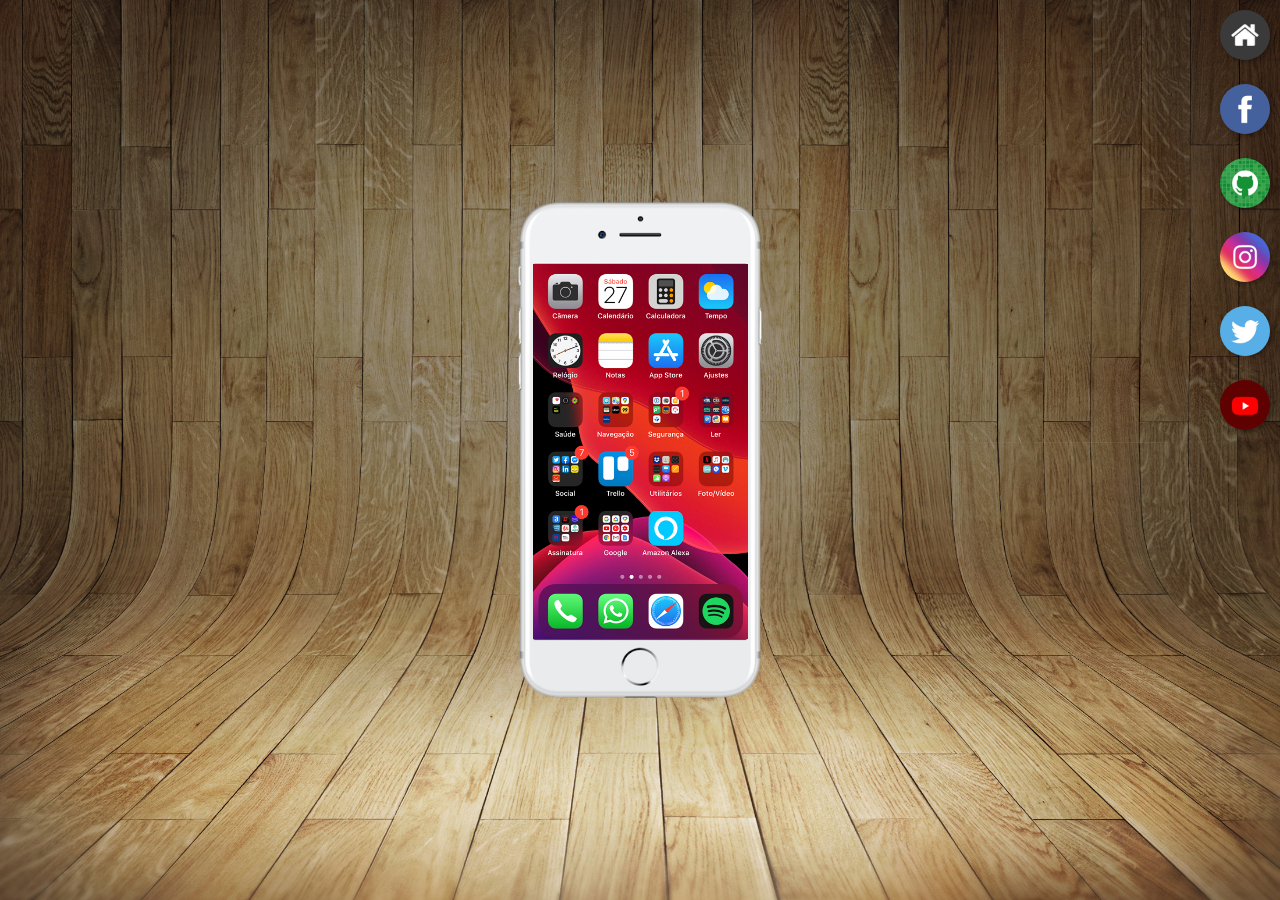
<file: index.html>
<!DOCTYPE html>
<html lang="pt-br">
<head>
    <meta charset="UTF-8">
    <meta name="viewport" content="width=device-width, initial-scale=1.0">
    <title>Projeto Social</title>
    <link rel="stylesheet" href="estilos/style.css">
    <link rel="shortcut icon" href="favicon.ico" type="image/x-icon">
</head>
<body>
    <main>
        <section id="telefone">
            <iframe name="tela" id="tela" src="paginas/home.html" frameborder="0">
                Navegador não é compatível
            </iframe>
        </section>
        <section id="redes-sociais">
            <a href="paginas/home.html" target="tela"><img src="imagens/logo-home.jpg" alt=""></a> <br>

            <a href="paginas/facebook.html" target="tela"><img src="imagens/logo-facebook.jpg" alt=""></a> <br>

            <a href="paginas/github.html" target="tela"><img src="imagens/logo-github.jpg" alt=""></a> <br>

            <a href="paginas/instagram.html" target="tela"><img src="imagens/logo-instagram.jpg" alt=""></a> <br>

            <a href="paginas/twitter.html" target="tela"><img src="imagens/logo-twitter.jpg" alt=""></a> <br>

            <a href="paginas/youtube.html" target="tela"><img src="imagens/logo-youtube.jpg" alt=""></a>

        </section>
    </main>
</body>
</html>
</file>
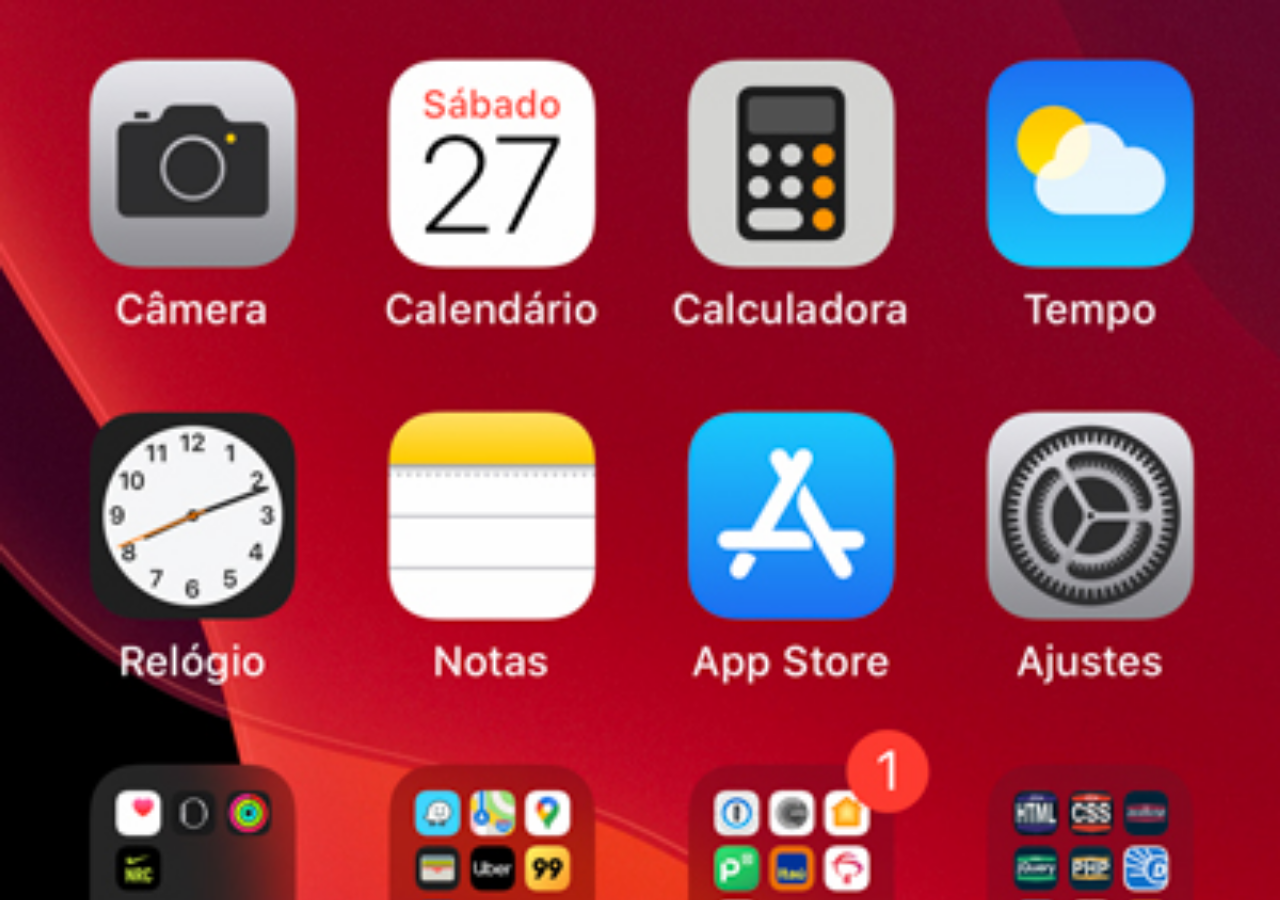
<file: home.html>
<!DOCTYPE html>
<html lang="pt-br">
<head>
    <meta charset="UTF-8">
    <meta name="viewport" content="width=device-width, initial-scale=1.0">
    <title>Home</title>
    <style>
        * {
            margin: 0px;
            padding: 0px;
        }

        body {
            width: 100vw;
            height: 100vh;
            background: black url(imagens/tela-home.jpg);
            background-position: top center;
            background-repeat: no-repeat;
            background-size: cover;
        }
    </style>
</head>
<body>
    
</body>
</html>
</file>
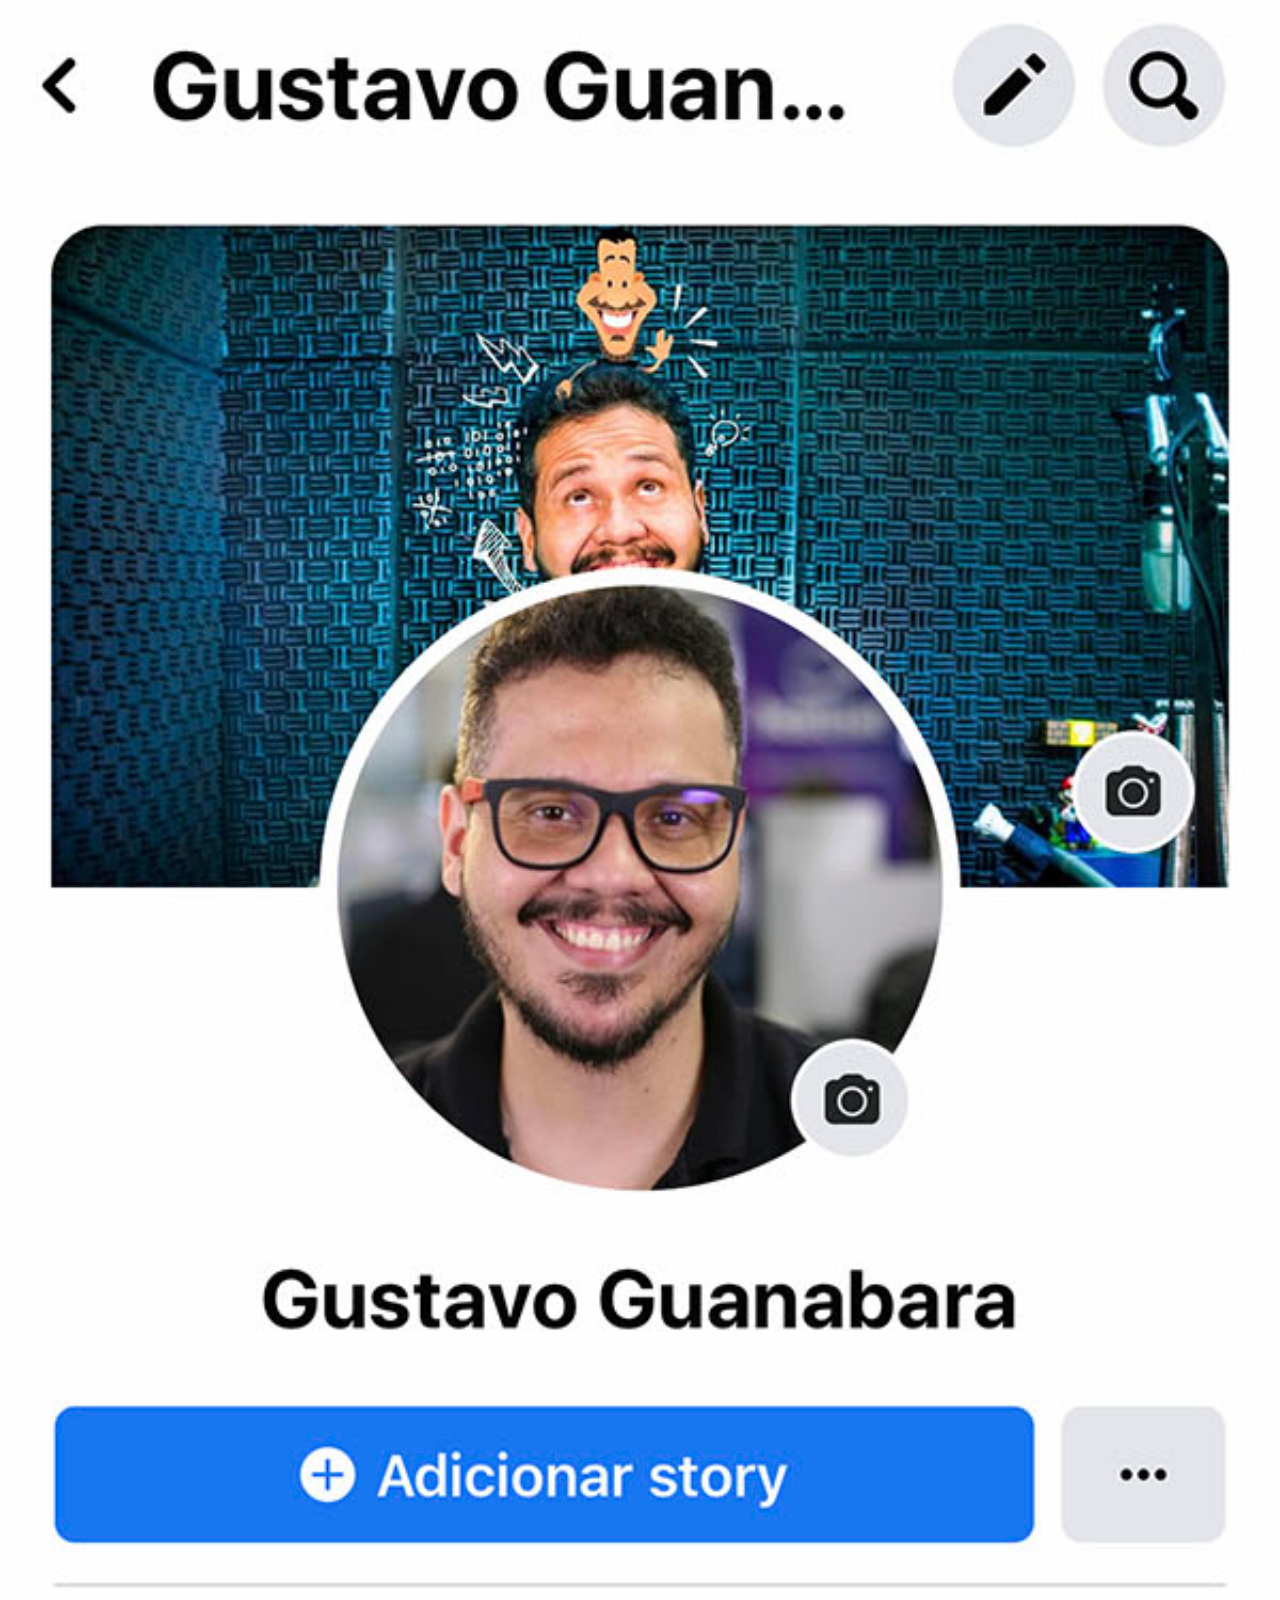
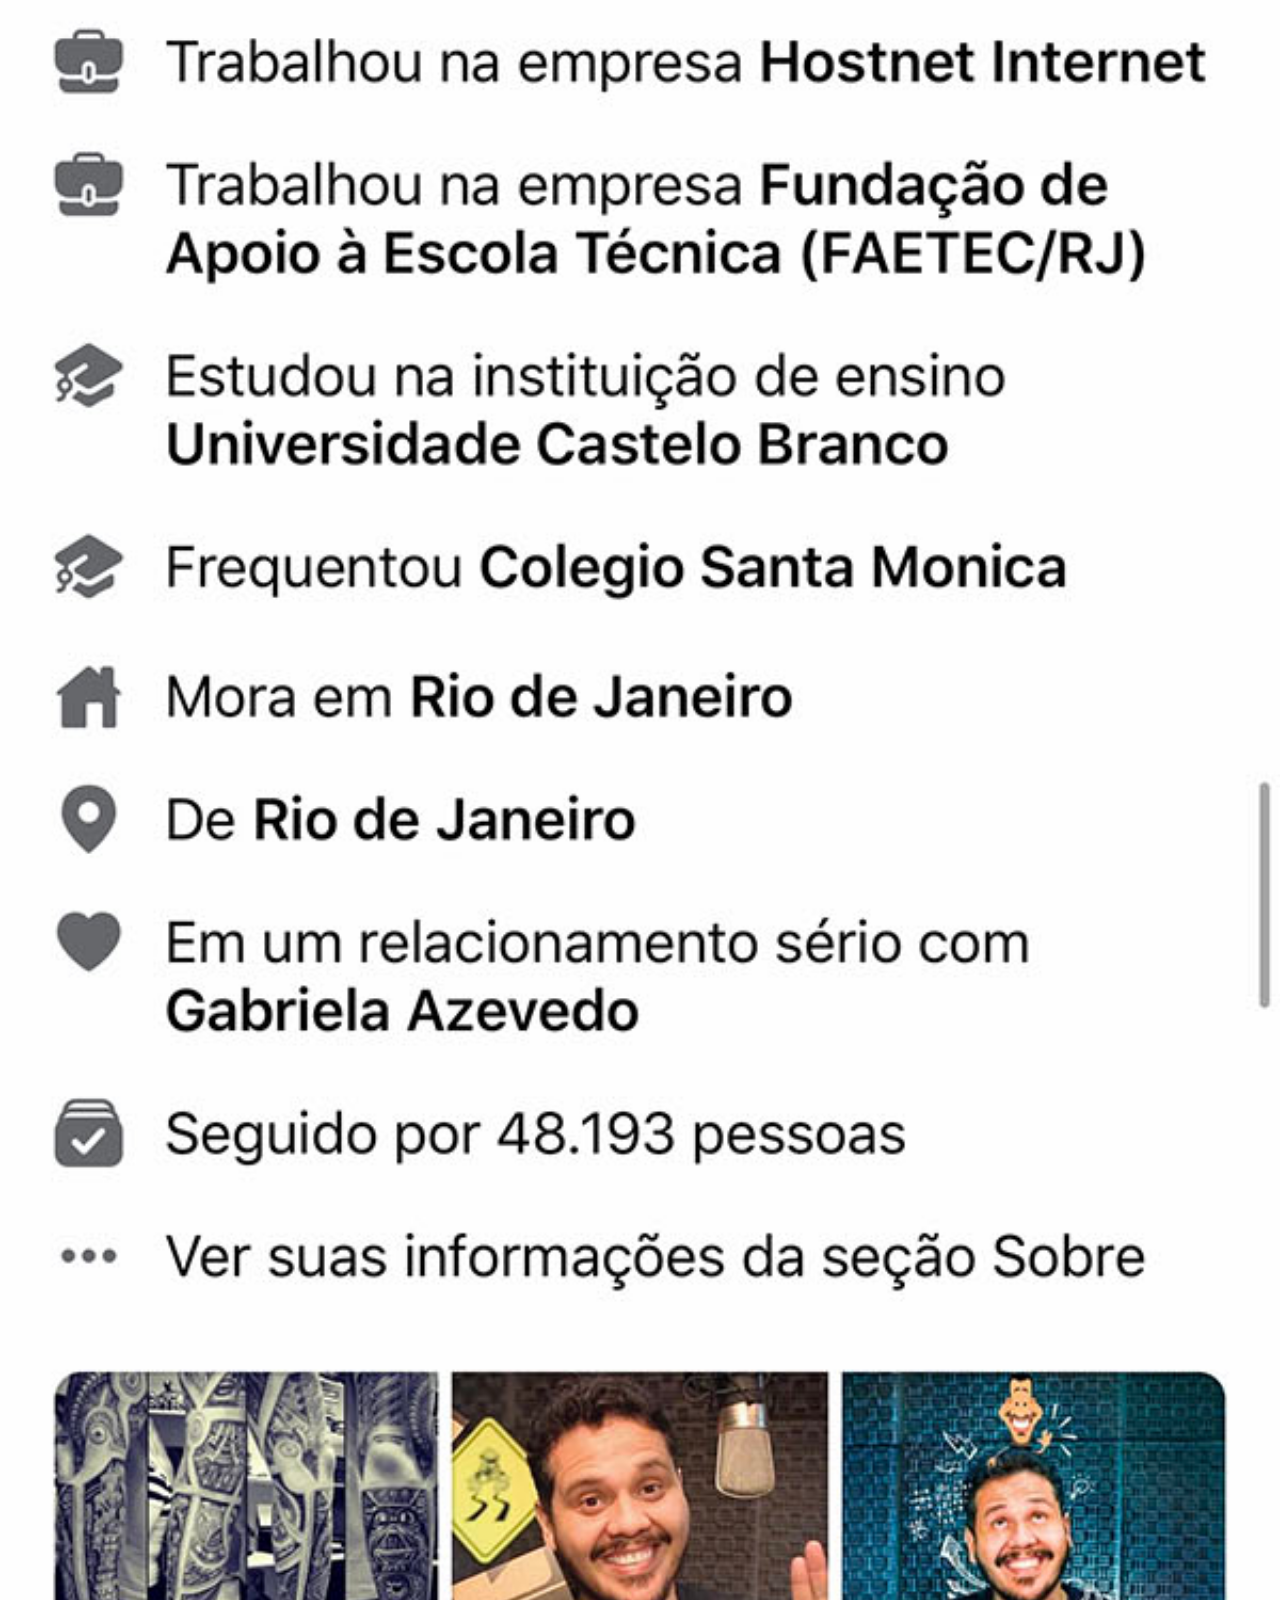
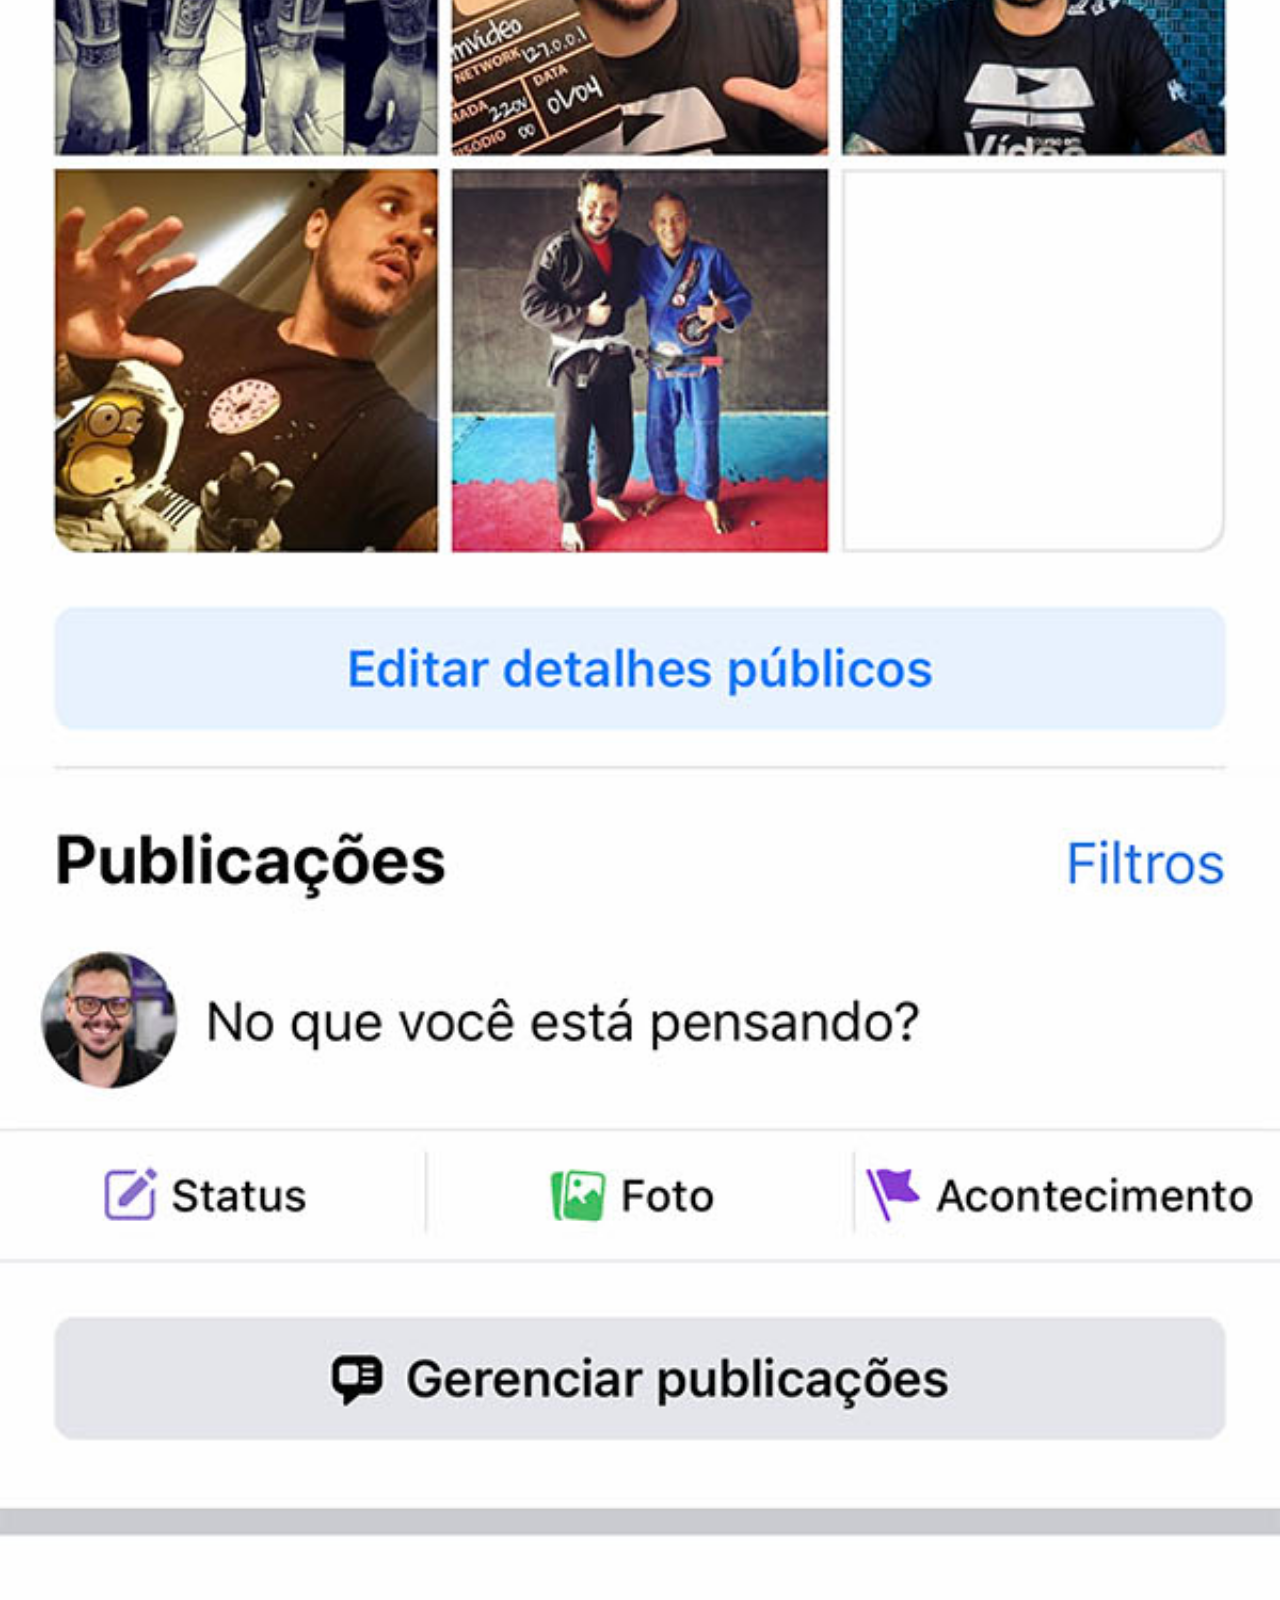
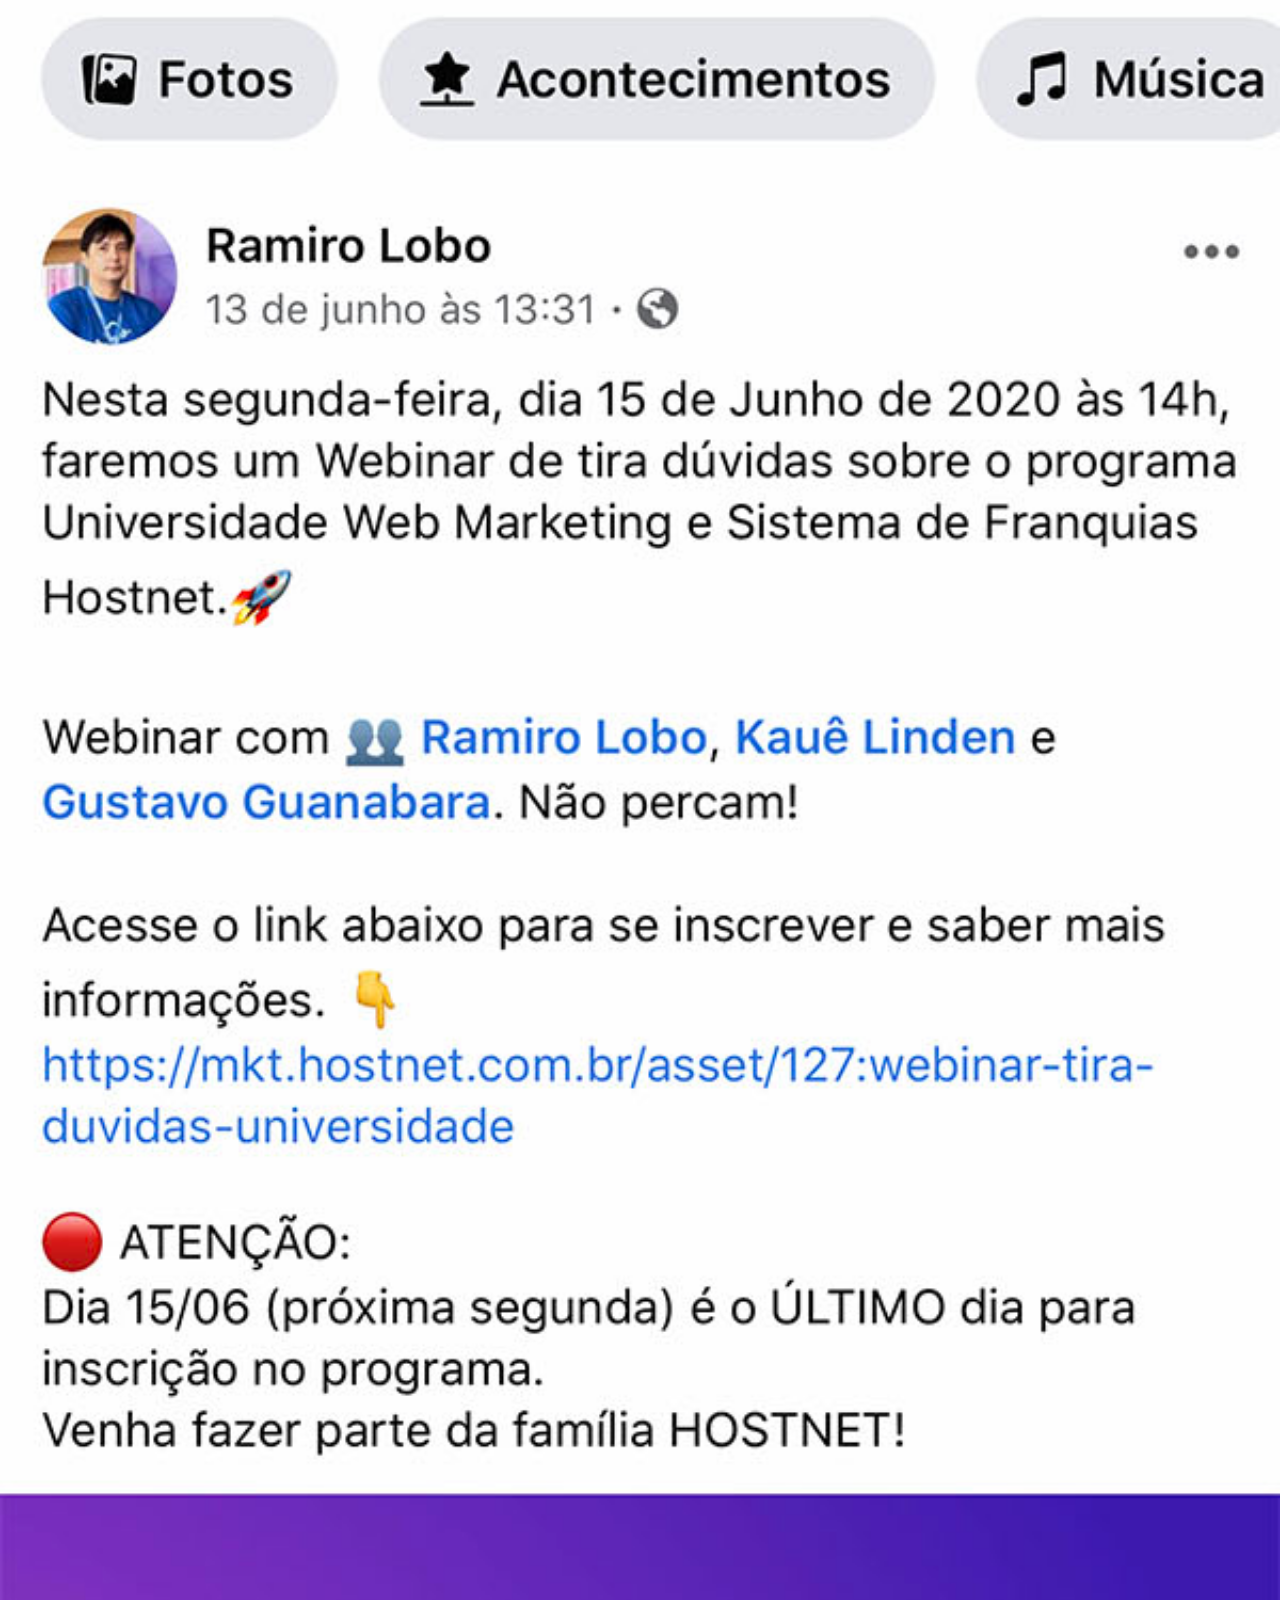
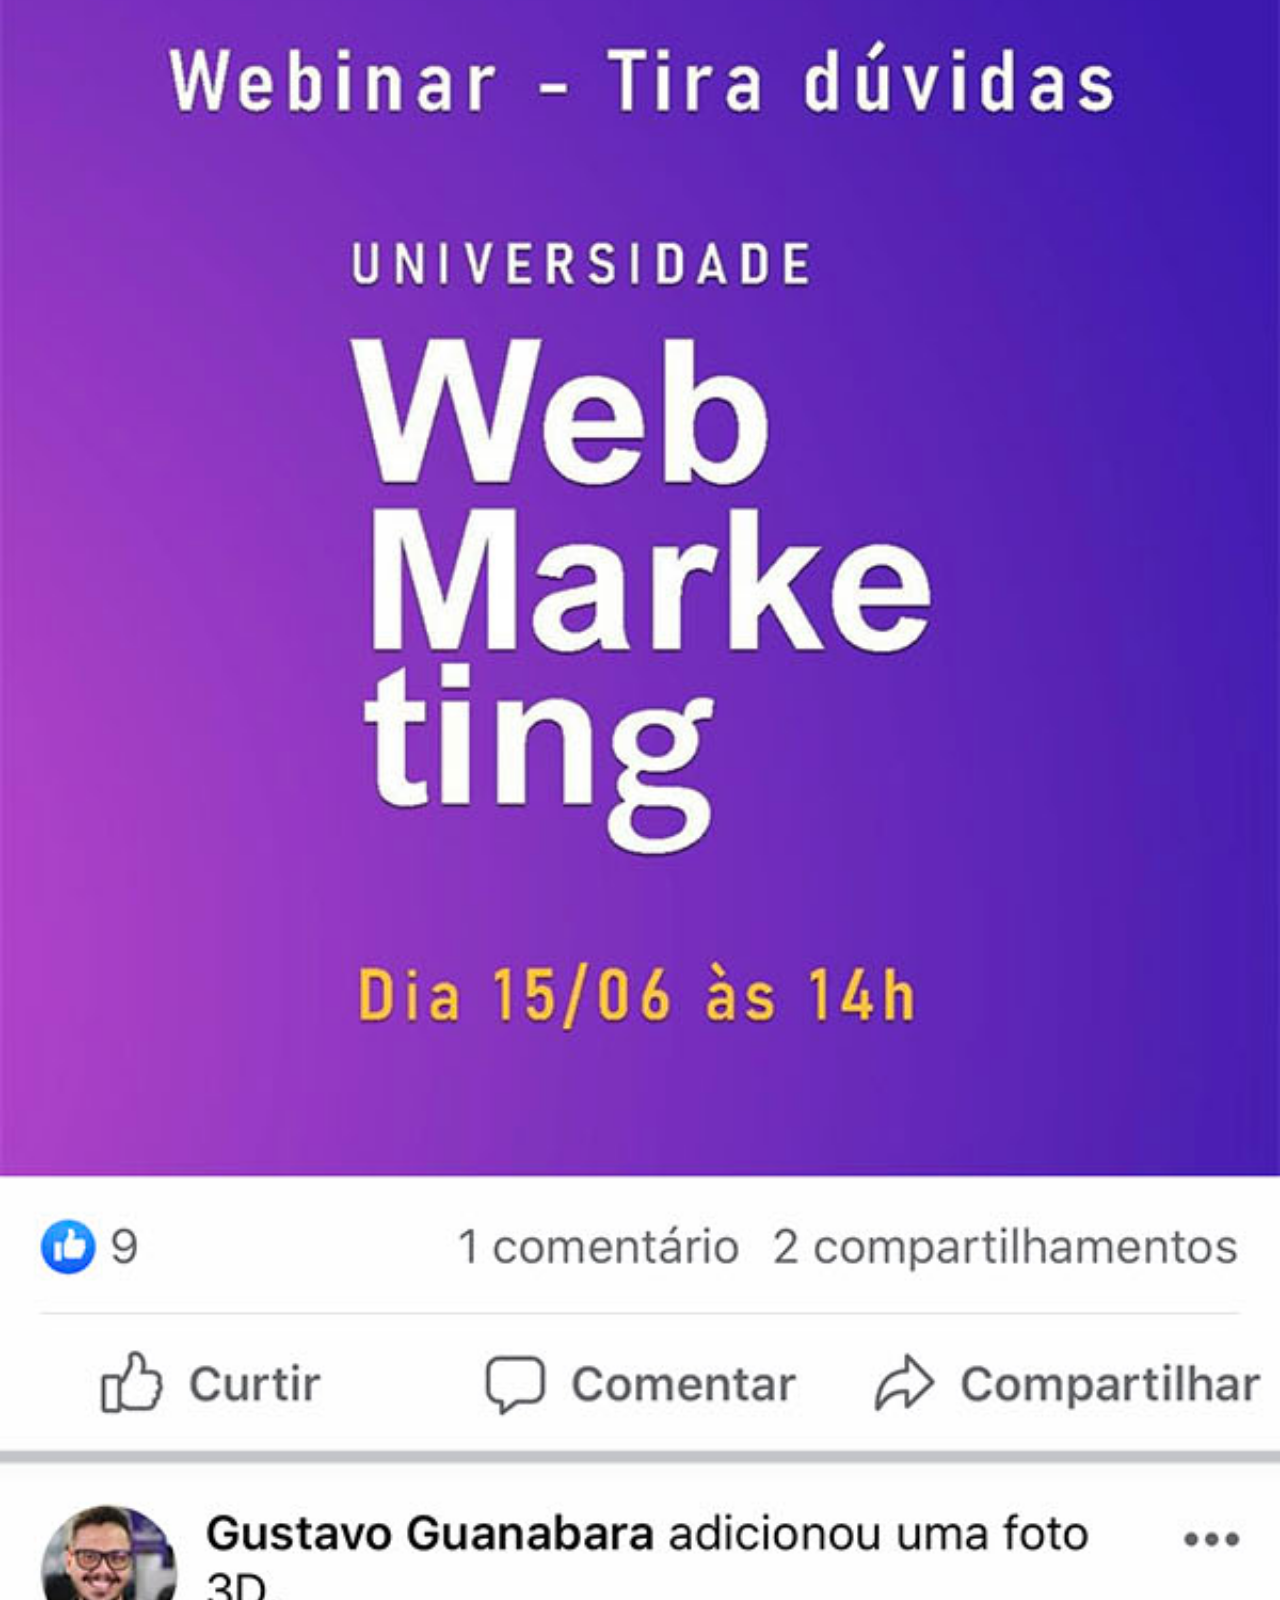
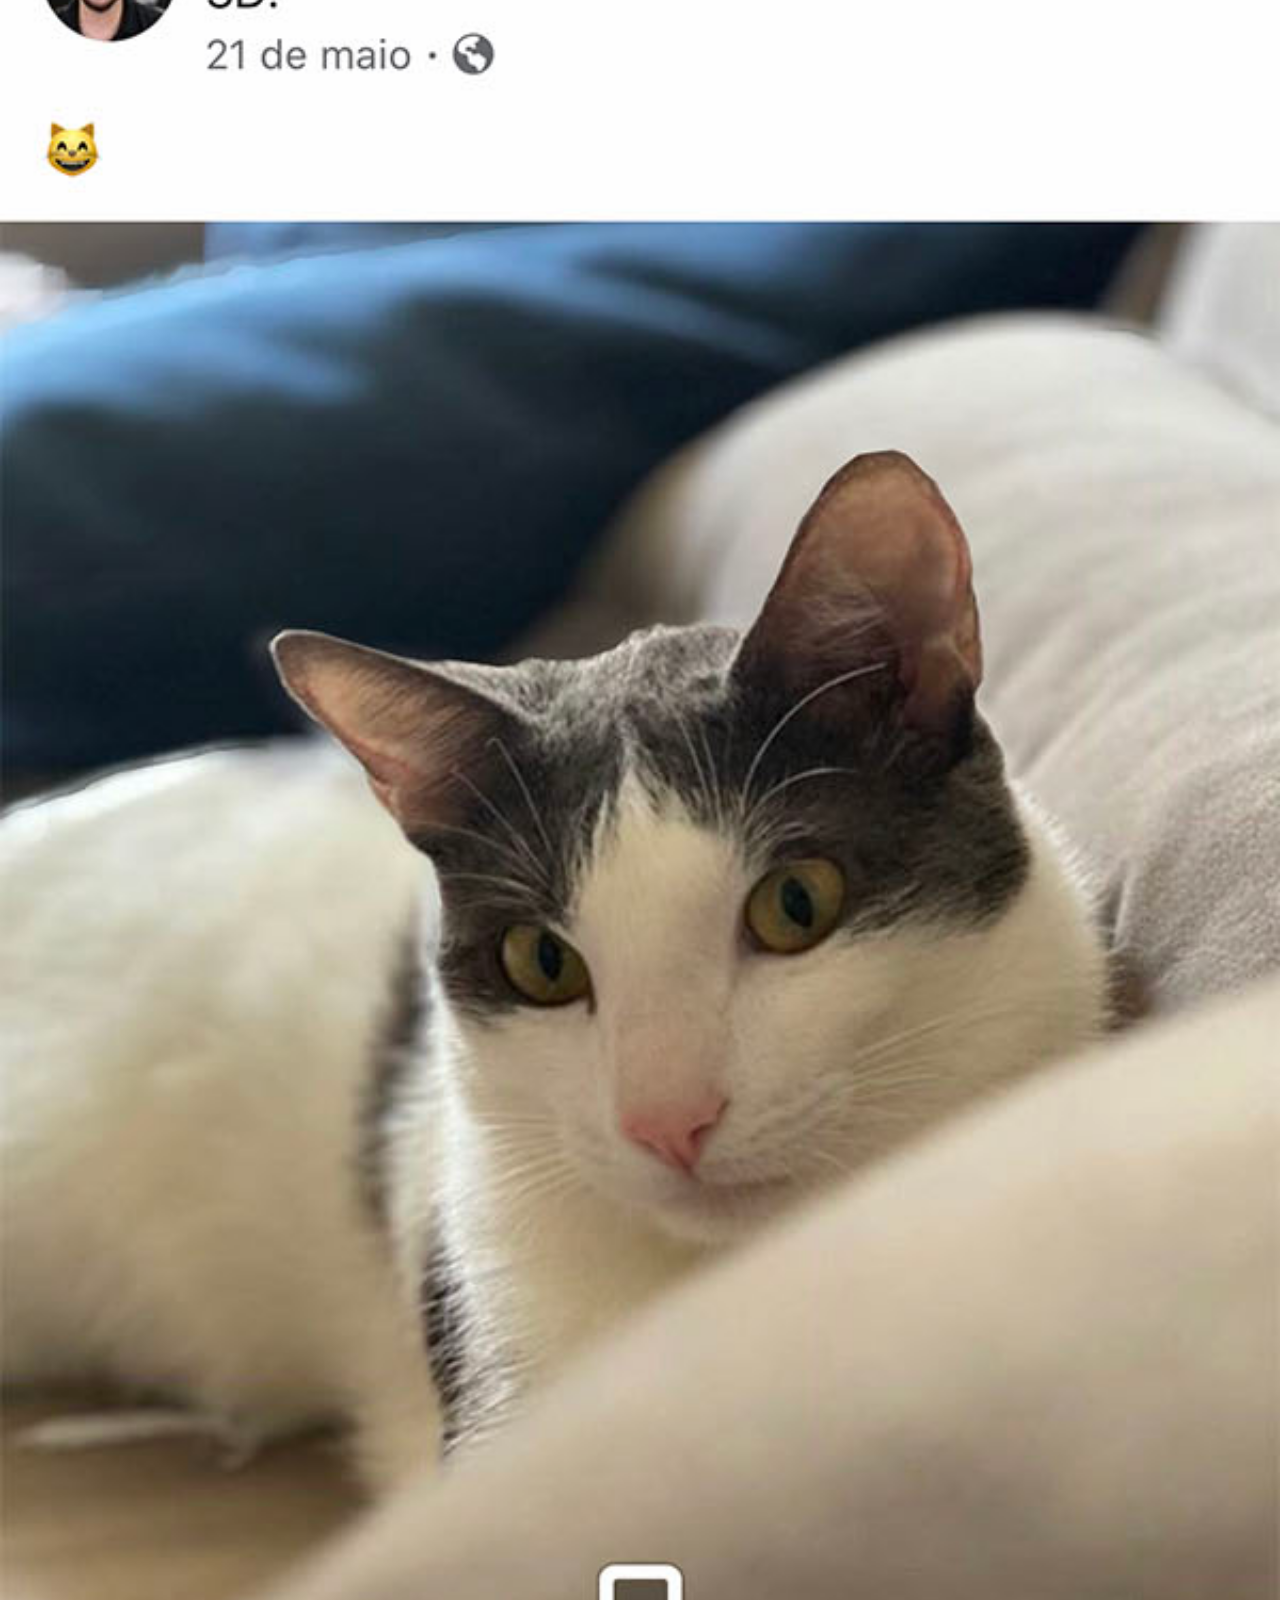
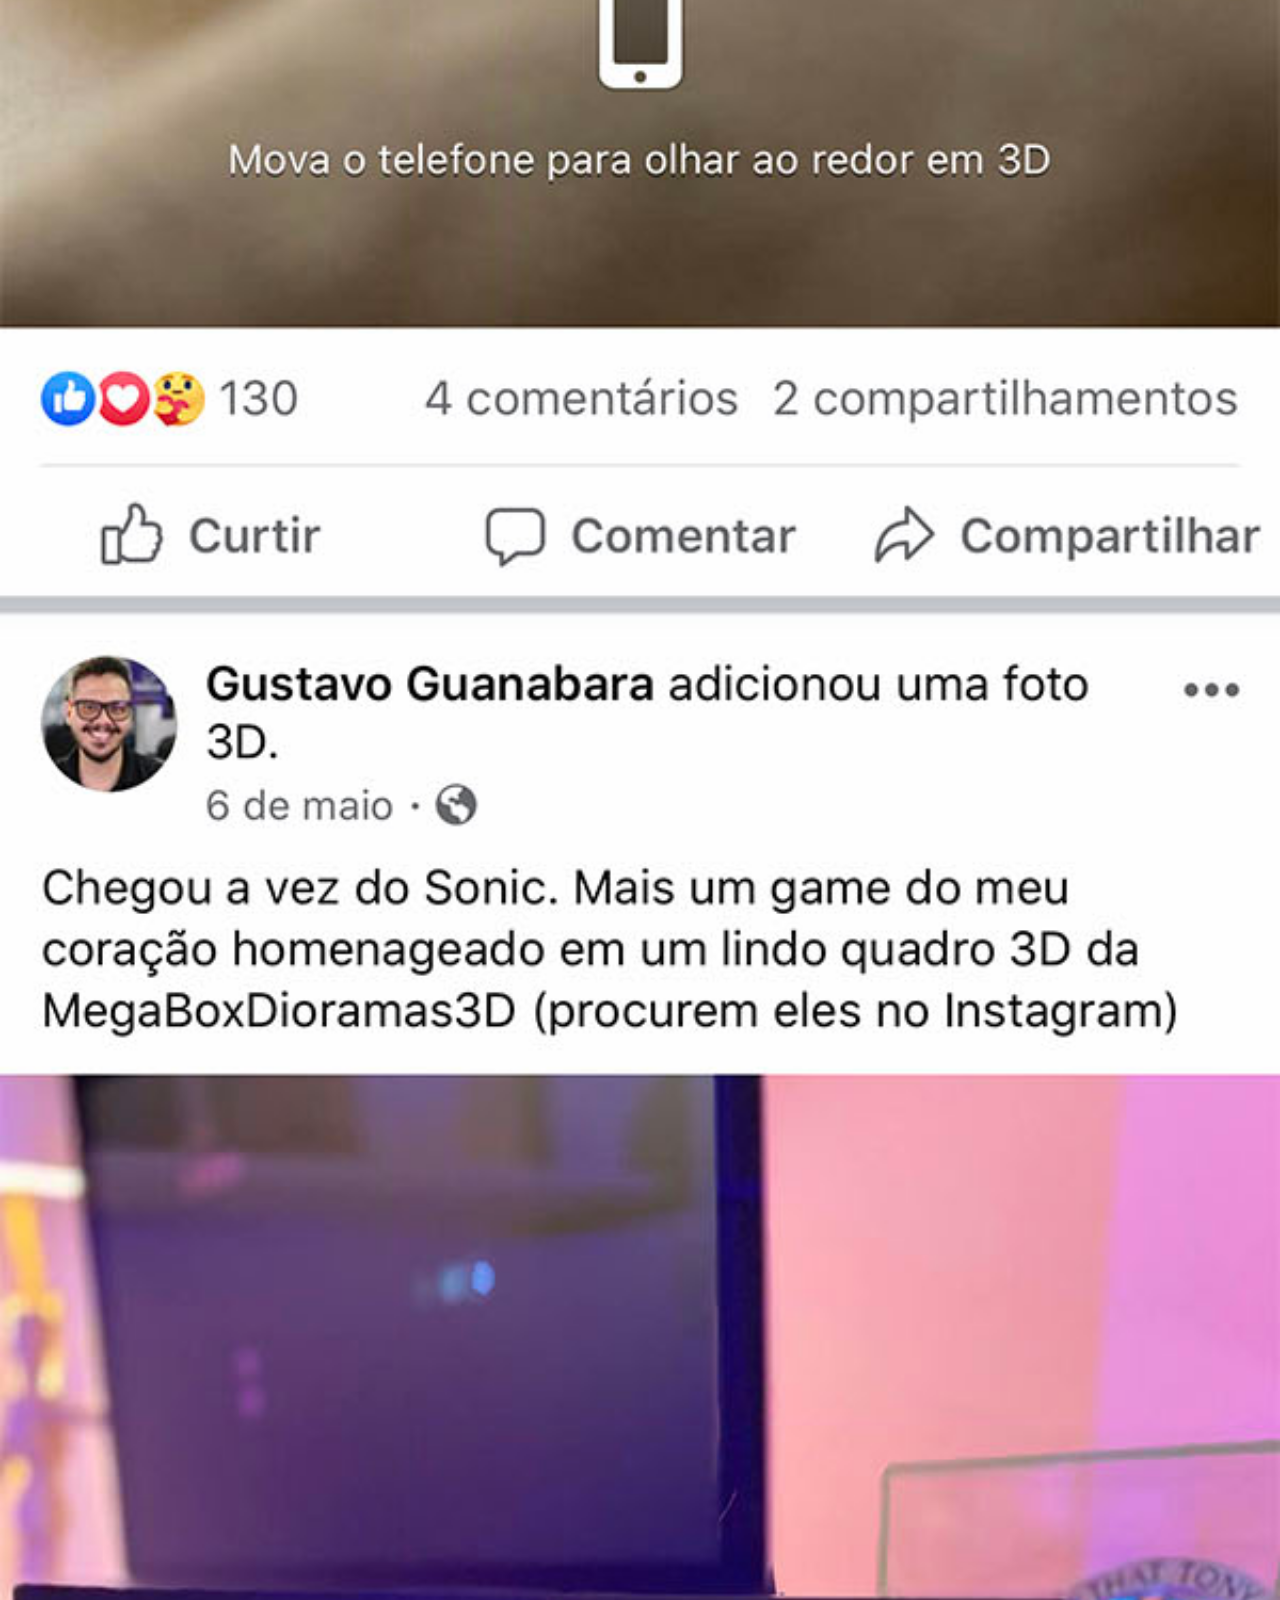
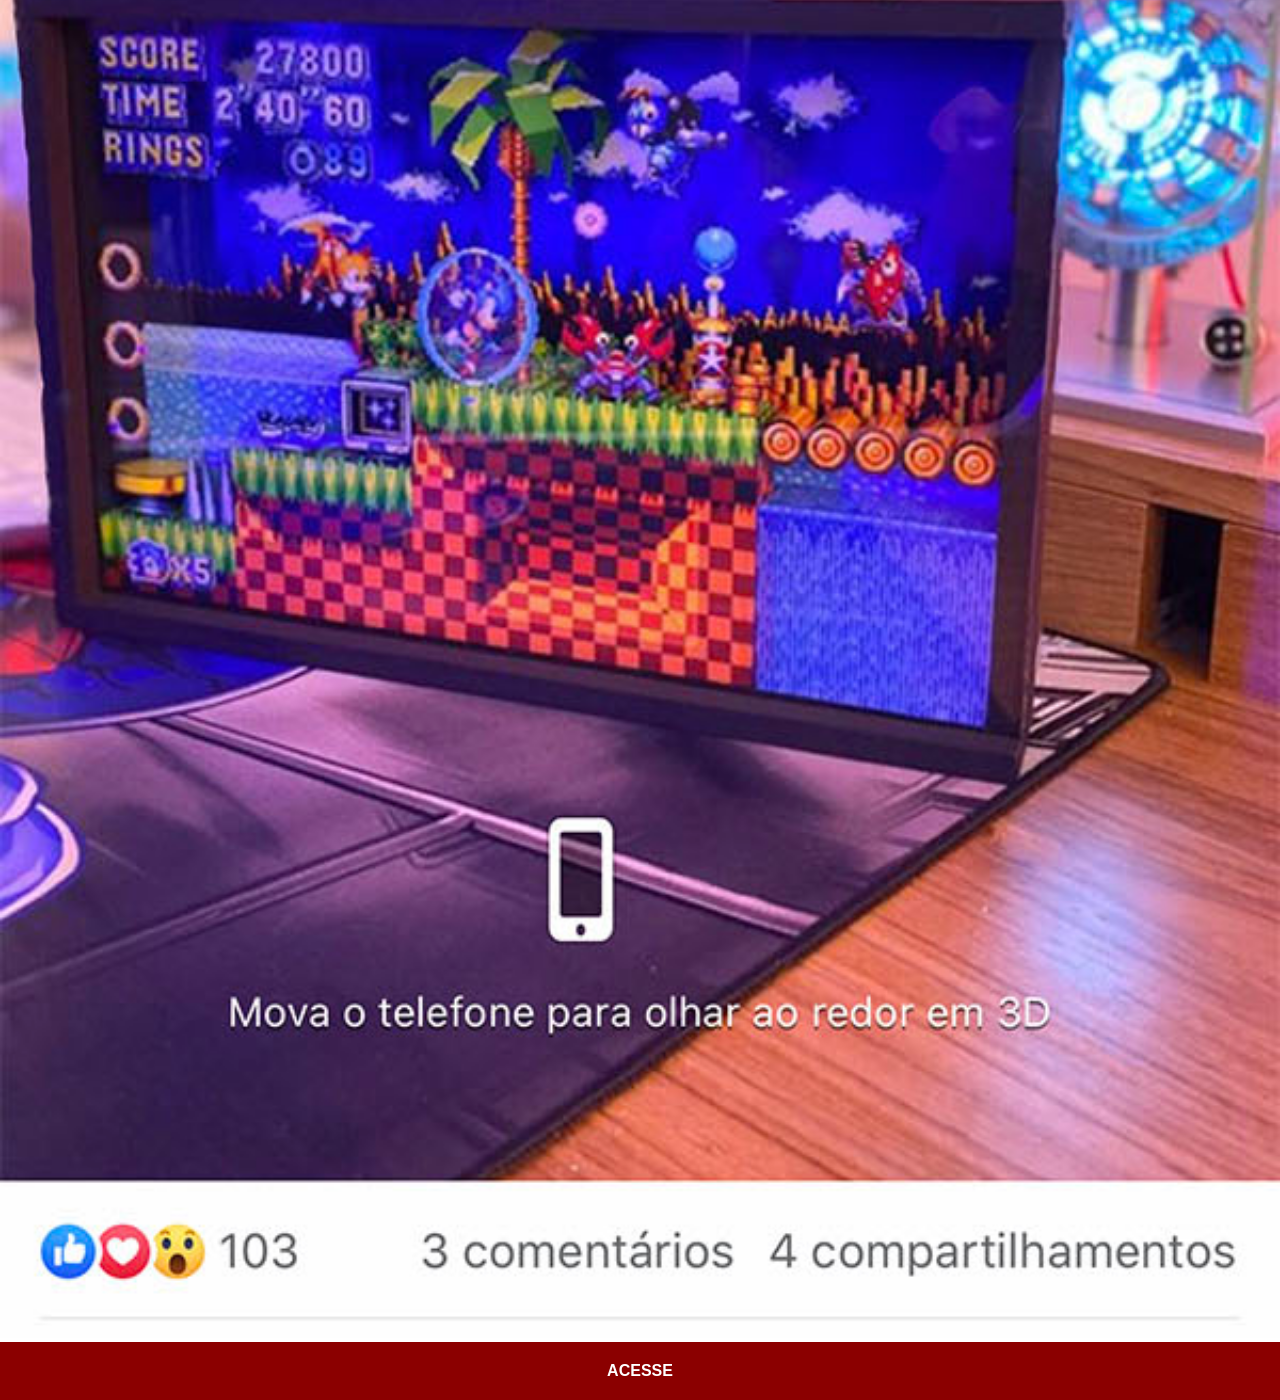
<file: paginas/facebook.html>
<!DOCTYPE html>
<html lang="pt-br">
<head>
    <meta charset="UTF-8">
    <meta name="viewport" content="width=device-width, initial-scale=1.0">
    <title>Facebook</title>
    <link rel="stylesheet" href="../estilos/social.css">
</head>
<body>
    <img src="../imagens/tela-facebook.jpg" alt="">

    <a href="https://www.facebook.com/gustavoguanabara/?locale=pt_BR" target="_blank">
        Acesse
    </a>
</body>
</html>
</file>
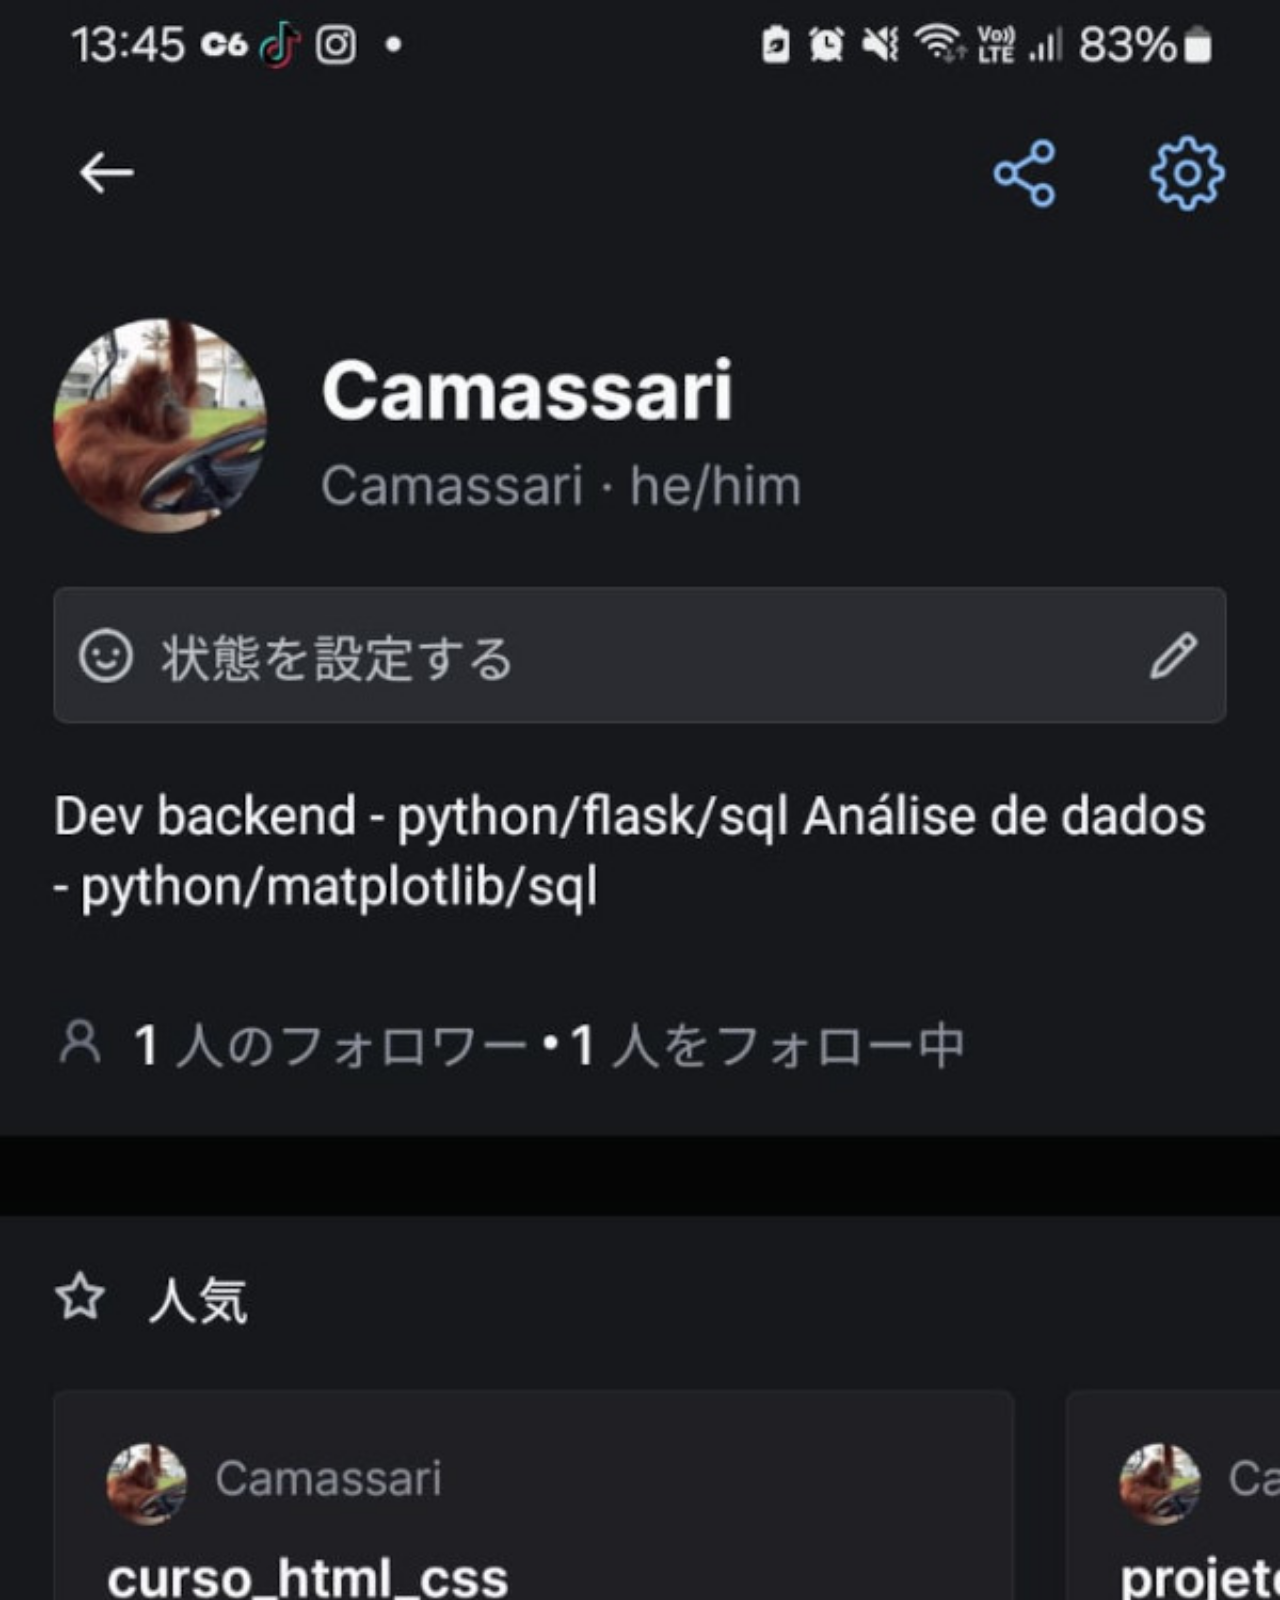
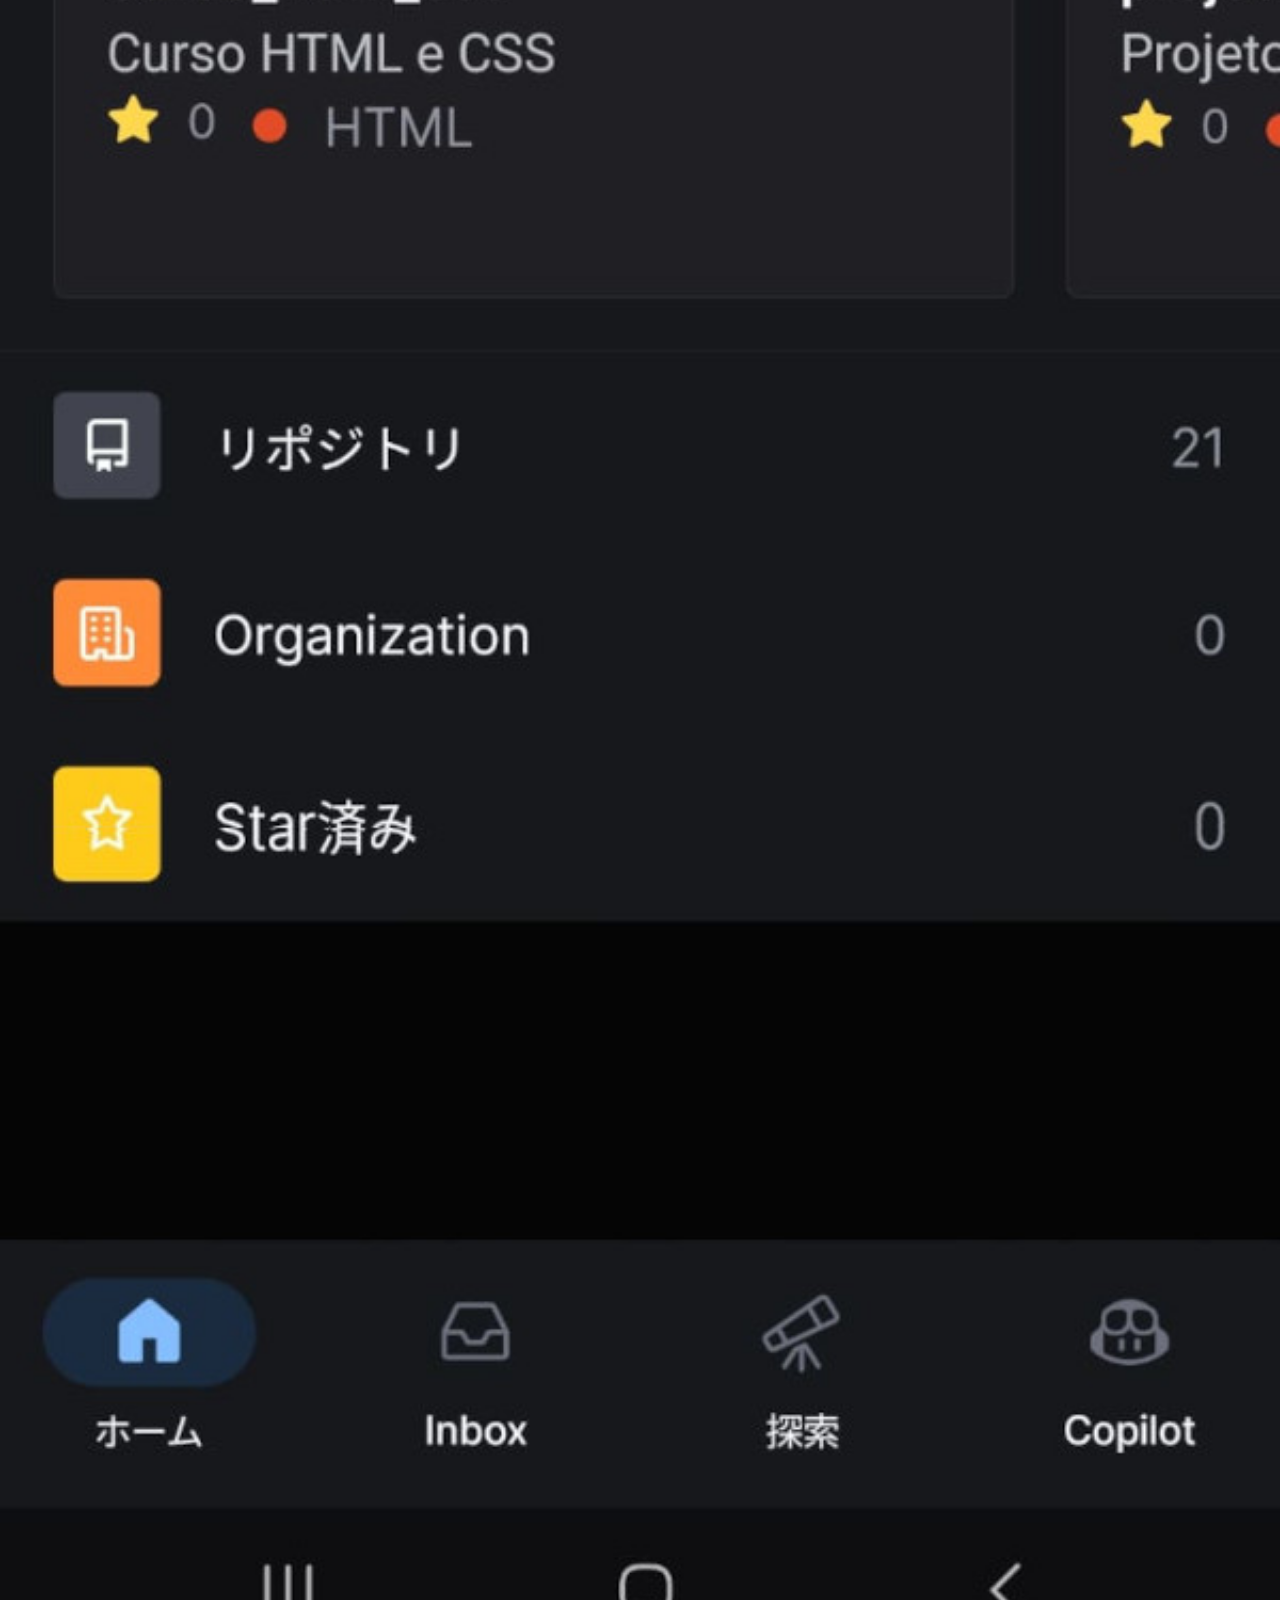
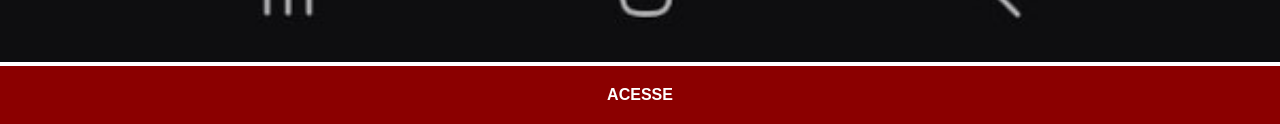
<file: paginas/github.html>
<!DOCTYPE html>
<html lang="en">
<head>
    <meta charset="UTF-8">
    <meta name="viewport" content="width=device-width, initial-scale=1.0">
    <title>Document</title>
    <link rel="stylesheet" href="../estilos/social.css">
</head>
<body>
    <img src="../imagens/tela-github-enzo.jpeg" alt="">
    <a href="https://github.com/gustavoguanabara" target="_blank">Acesse</a>
</body>
</html>
</file>
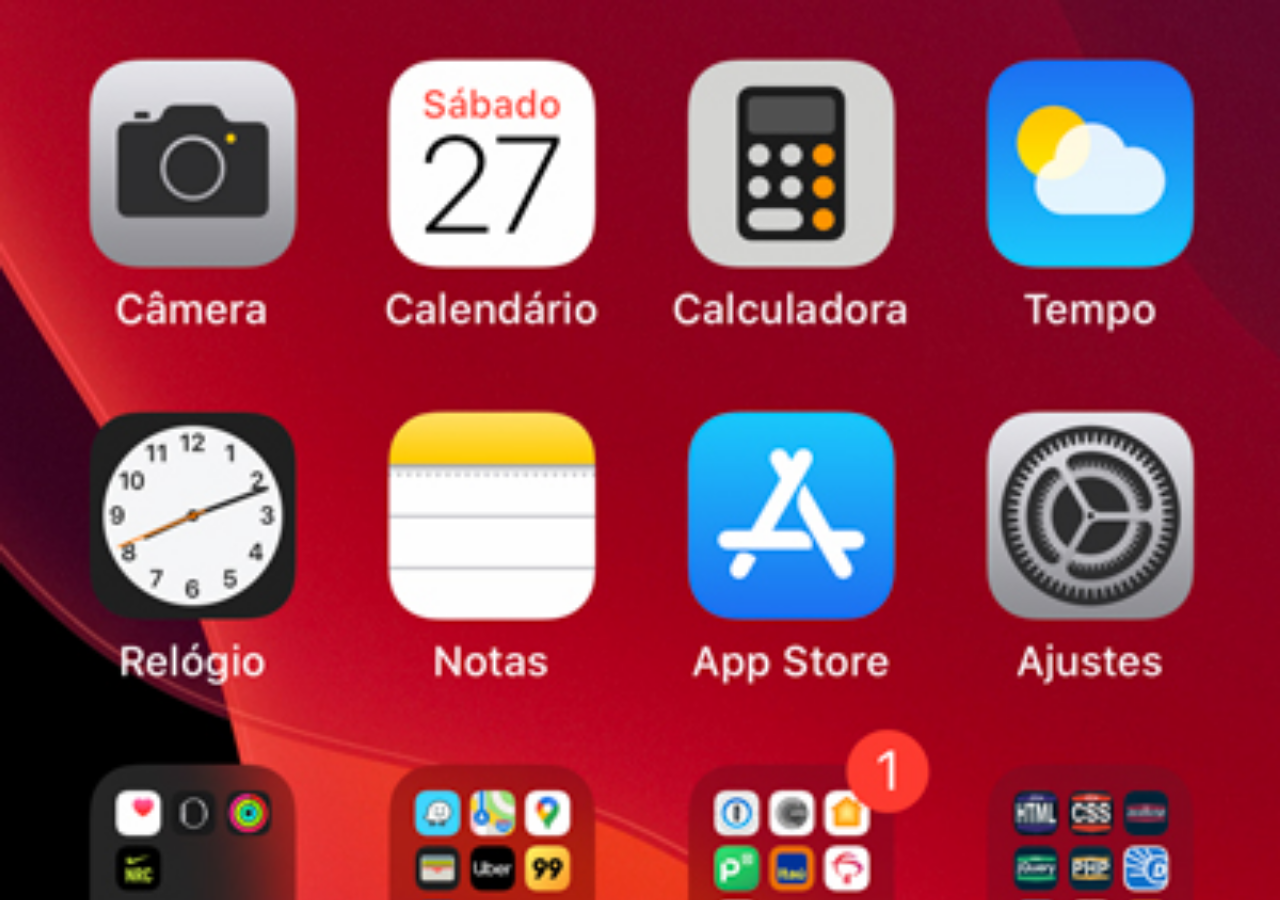
<file: paginas/home.html>
<!DOCTYPE html>
<html lang="pt-br">
<head>
    <meta charset="UTF-8">
    <meta name="viewport" content="width=device-width, initial-scale=1.0">
    <title>Home</title>
    <style>
        * {
            margin: 0px;
            padding: 0px;
        }

        body {
            width: 100vw;
            height: 100vh;
            background: black url(../imagens/tela-home.jpg);
            background-position: top center;
            background-repeat: no-repeat;
            background-size: cover;
        }
    </style>
</head>
<body>
    
</body>
</html>
</file>
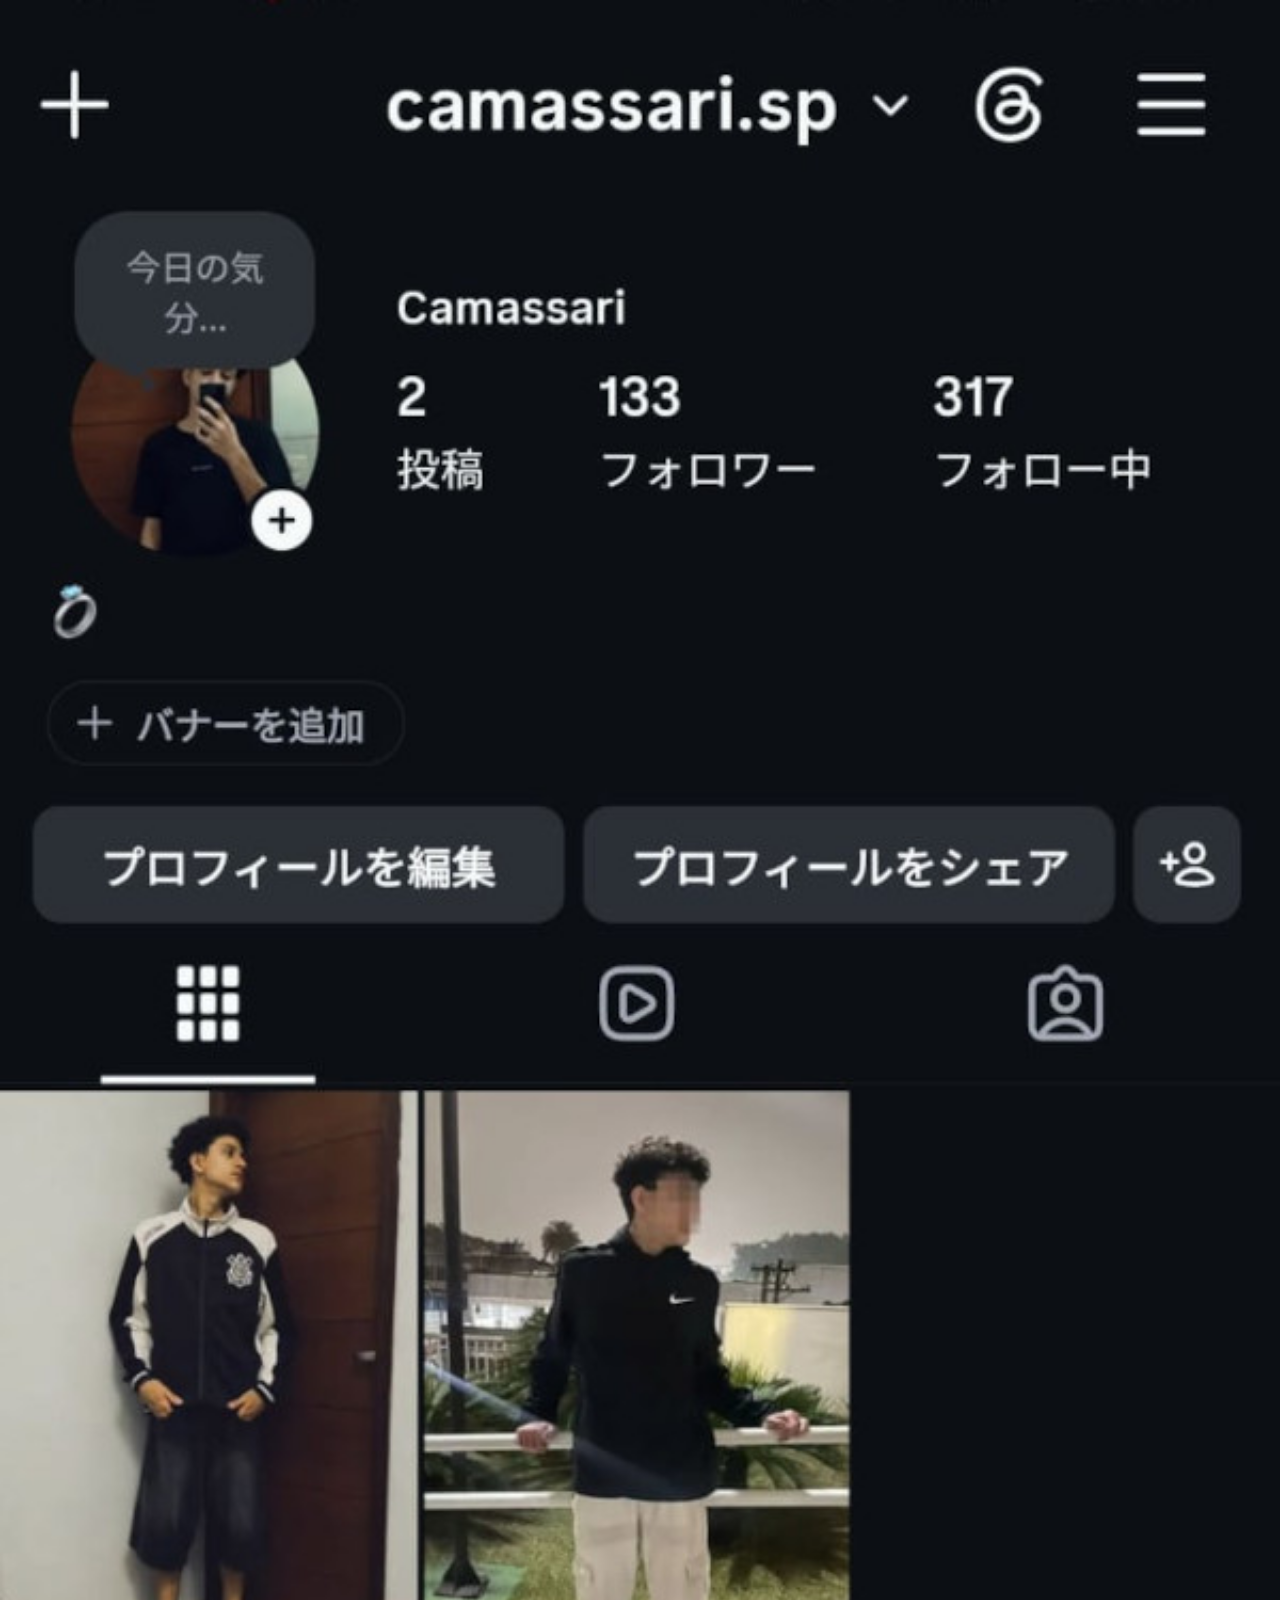
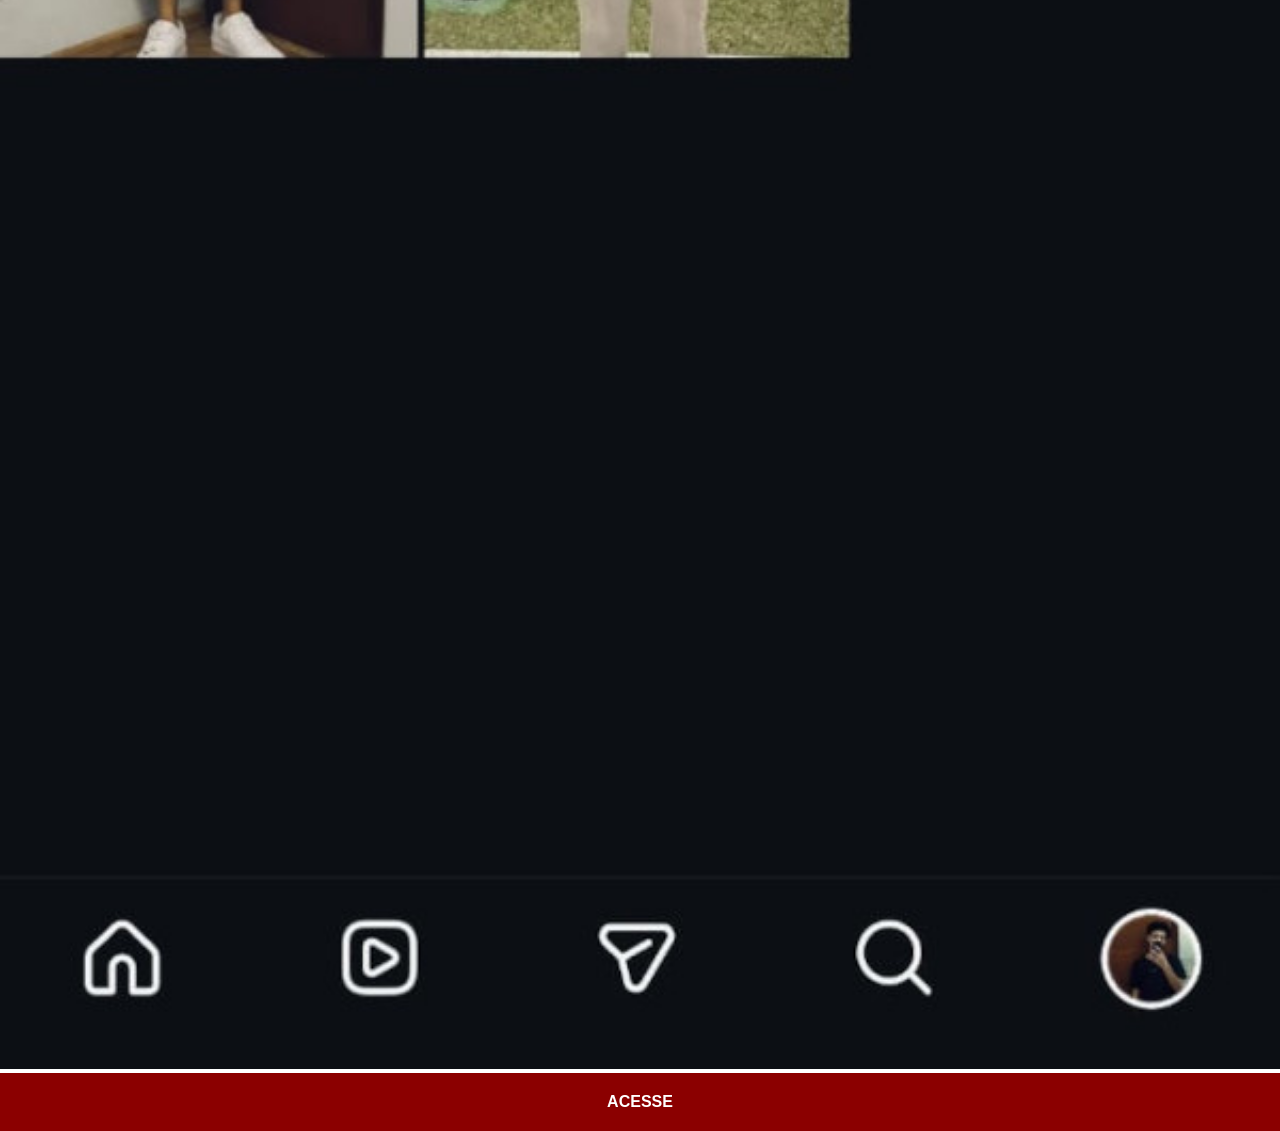
<file: paginas/instagram.html>
<!DOCTYPE html>
<html lang="pt-br">
<head>
    <meta charset="UTF-8">
    <meta name="viewport" content="width=device-width, initial-scale=1.0">
    <title>Instagram</title>
    <link rel="stylesheet" href="../estilos/social.css">
</head>
<body>
    <img src="../imagens/tela-instagram-enzo.jpeg" alt="">
    <a href="https://www.instagram.com/gustavoguanabara/" target="_blank">
        ACESSE
    </a>
</body>
</html>
</file>
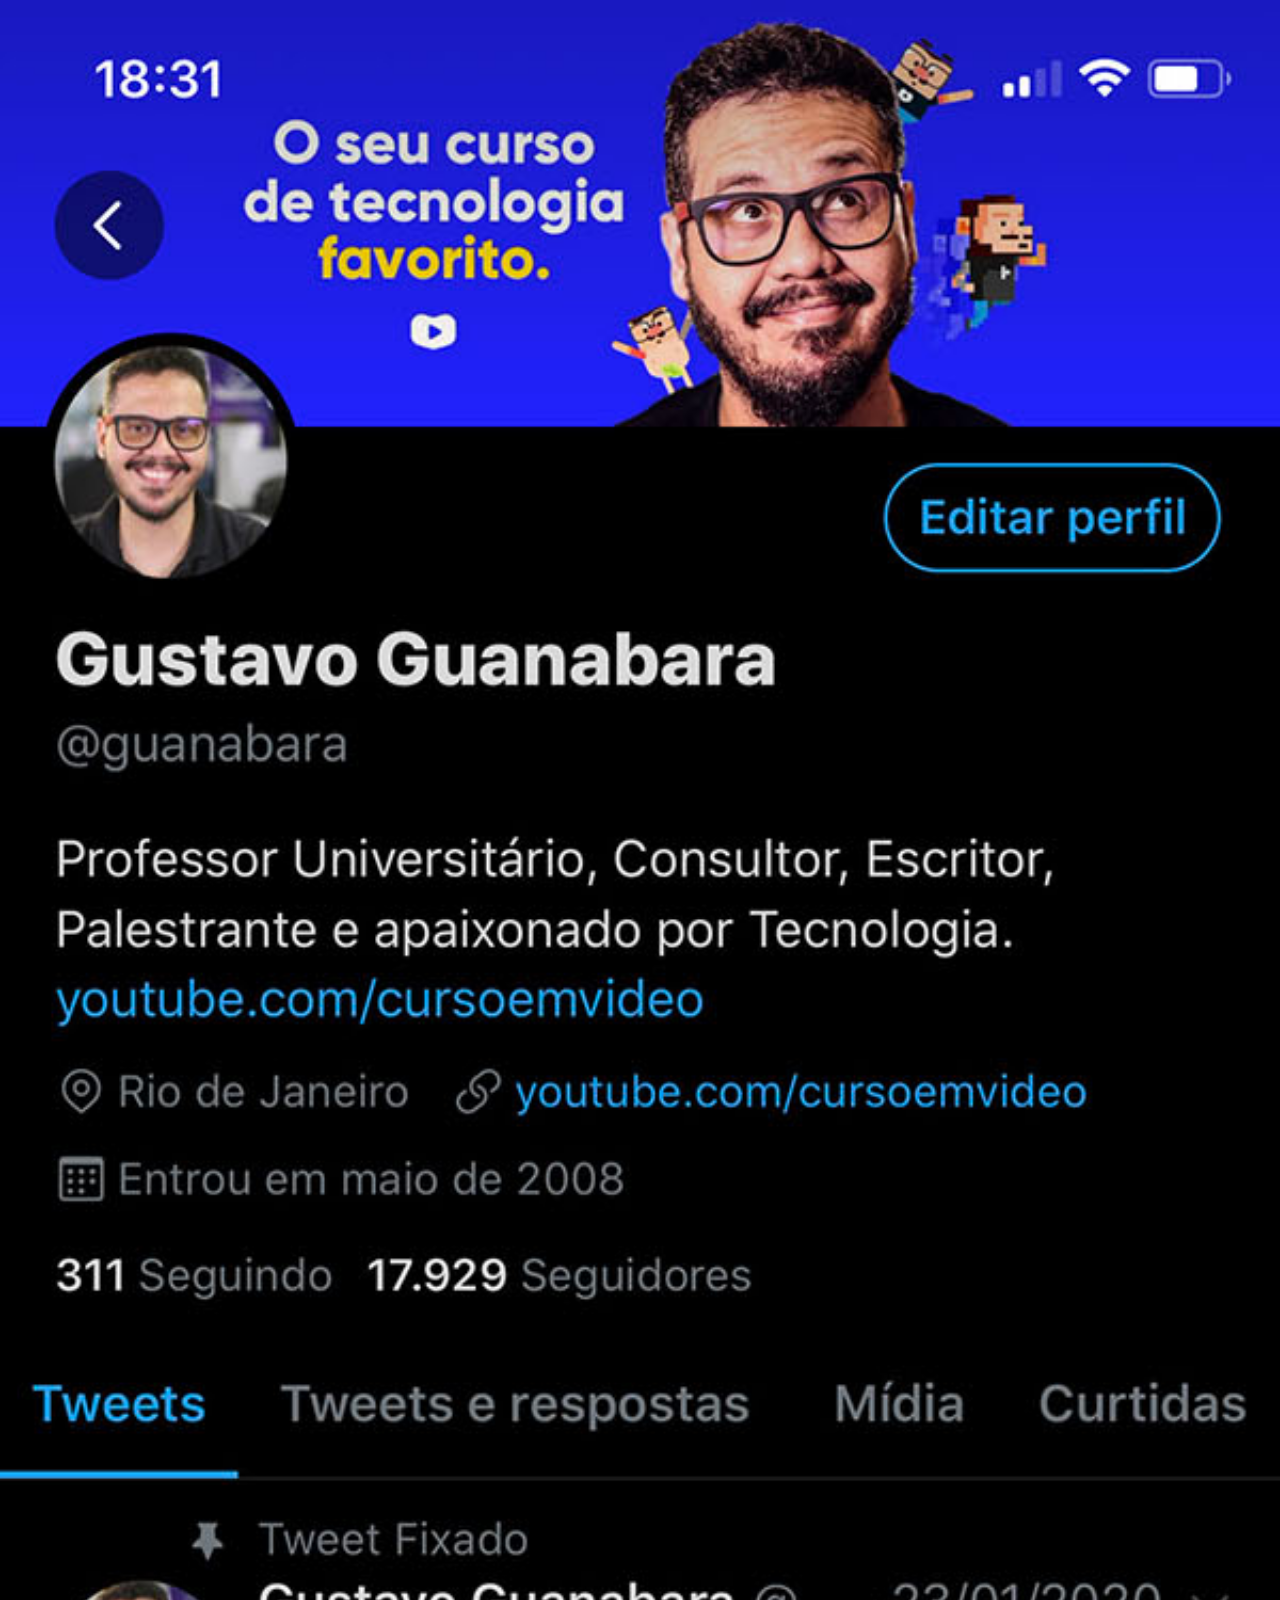
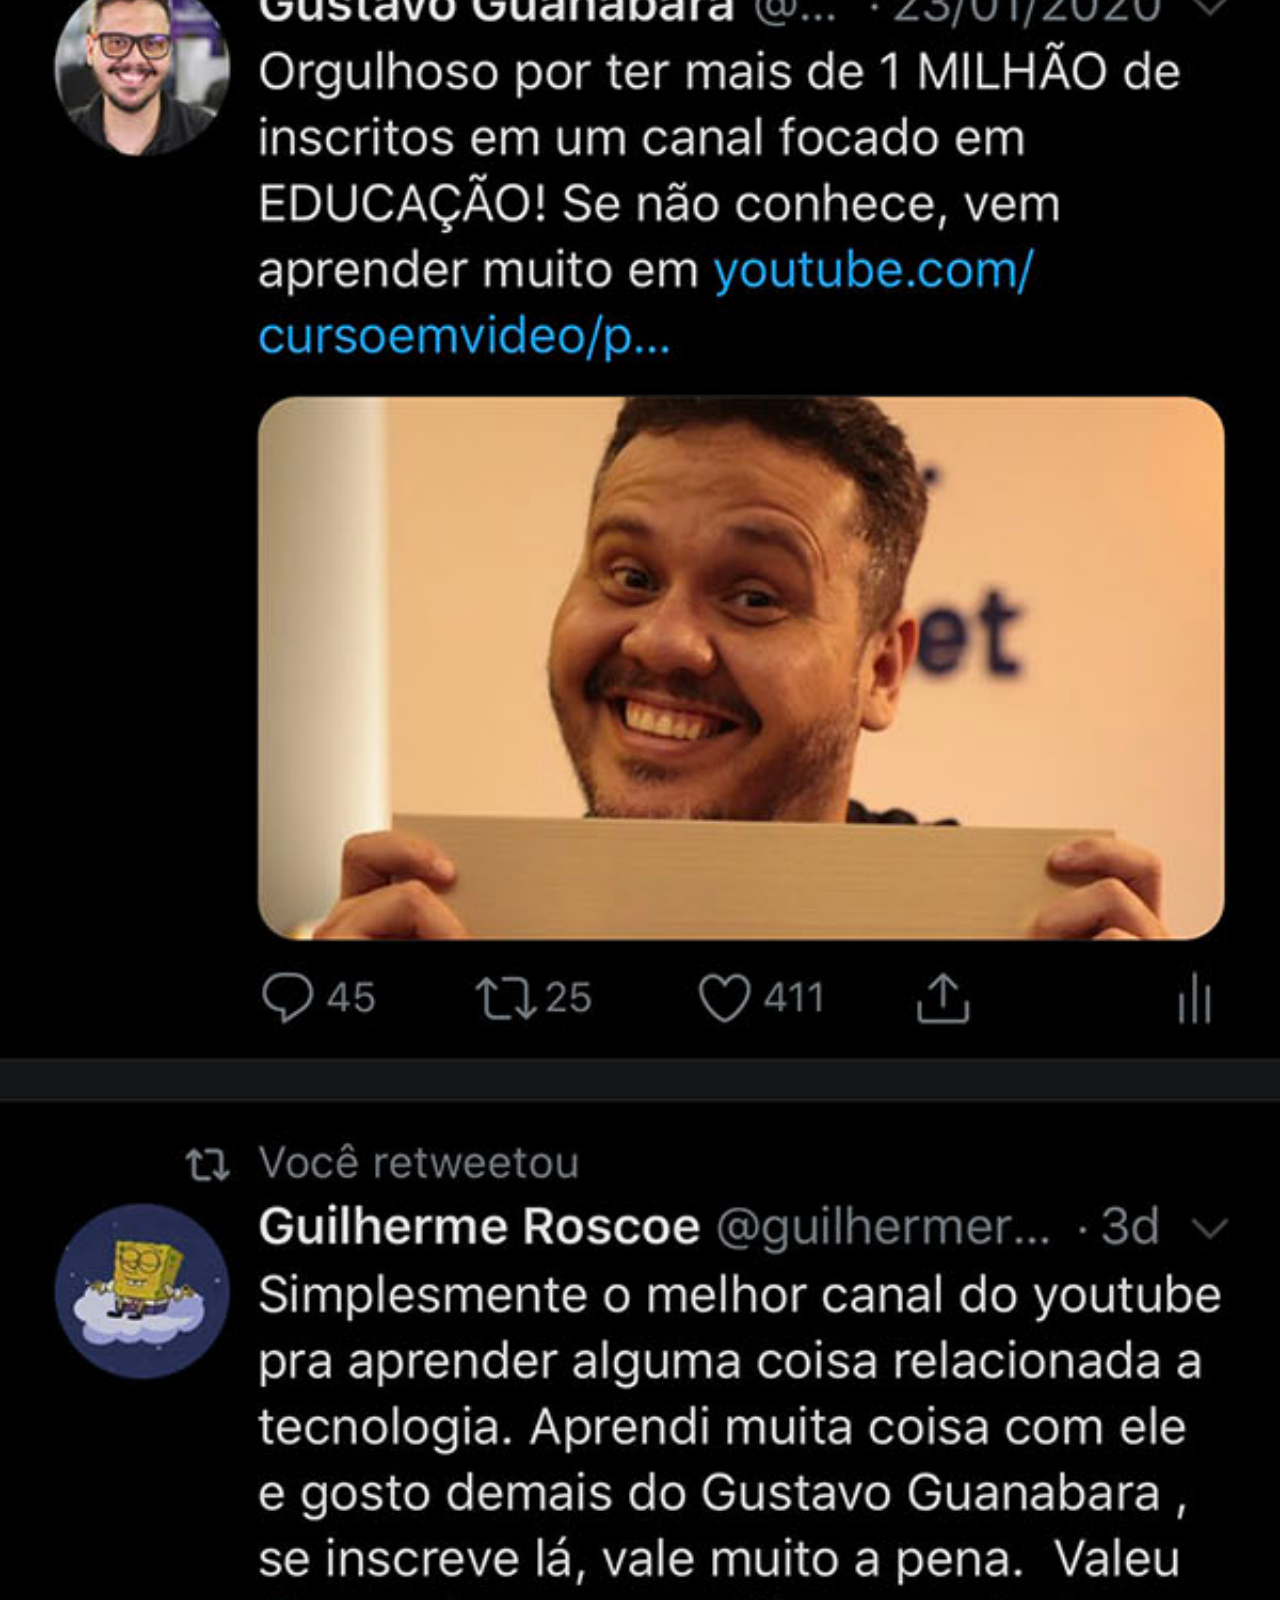
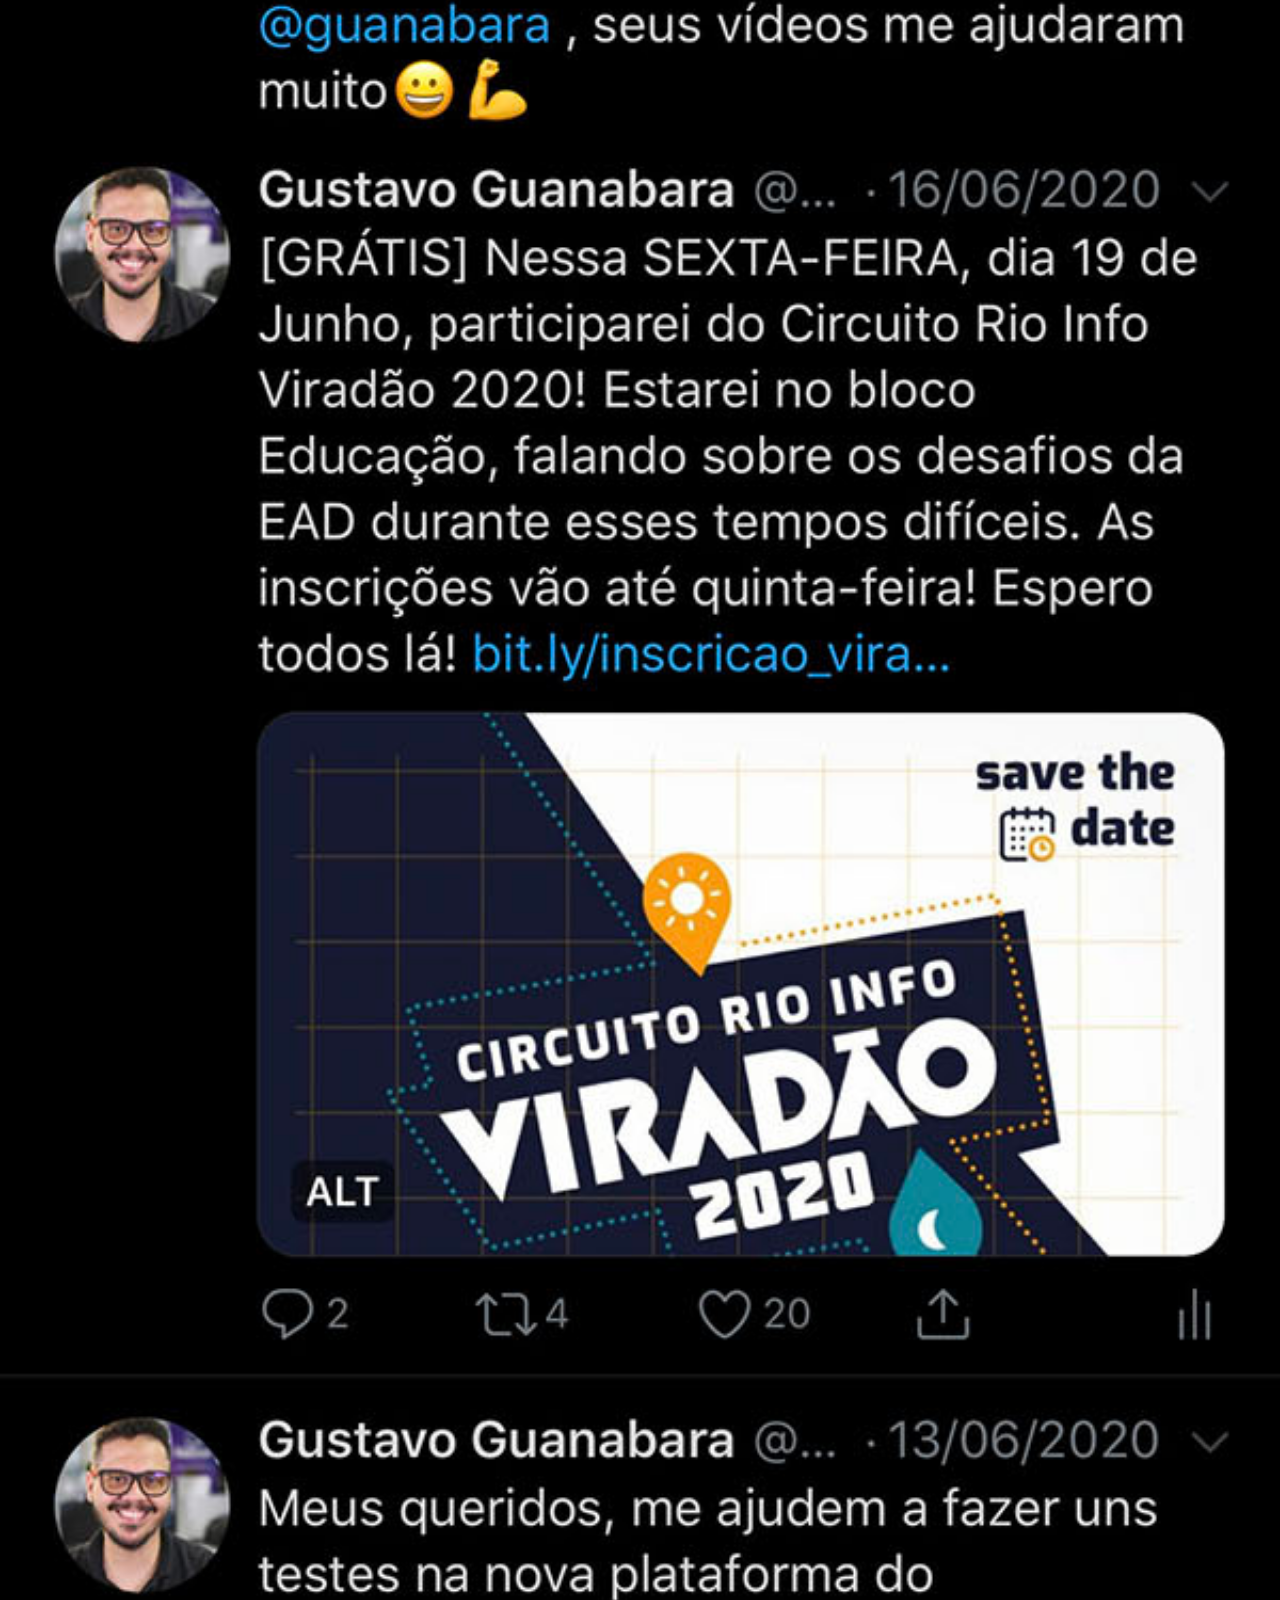
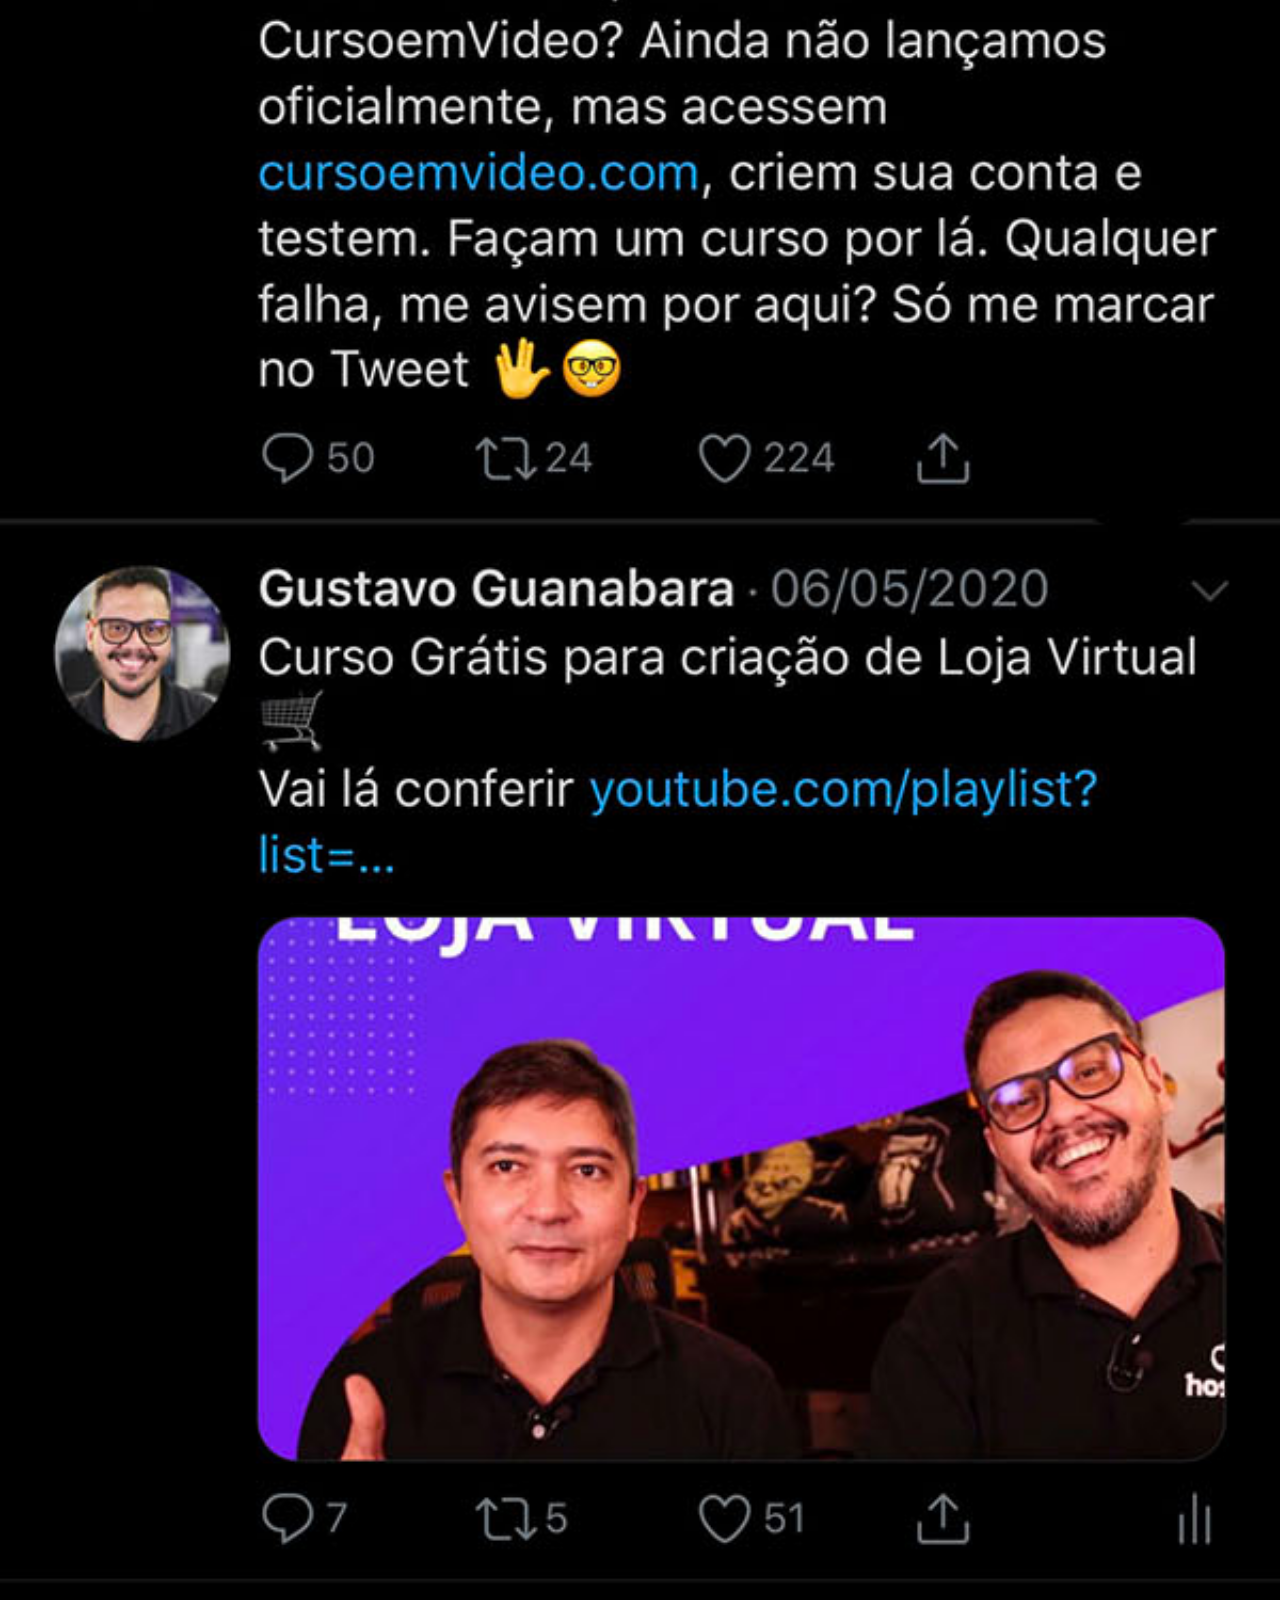
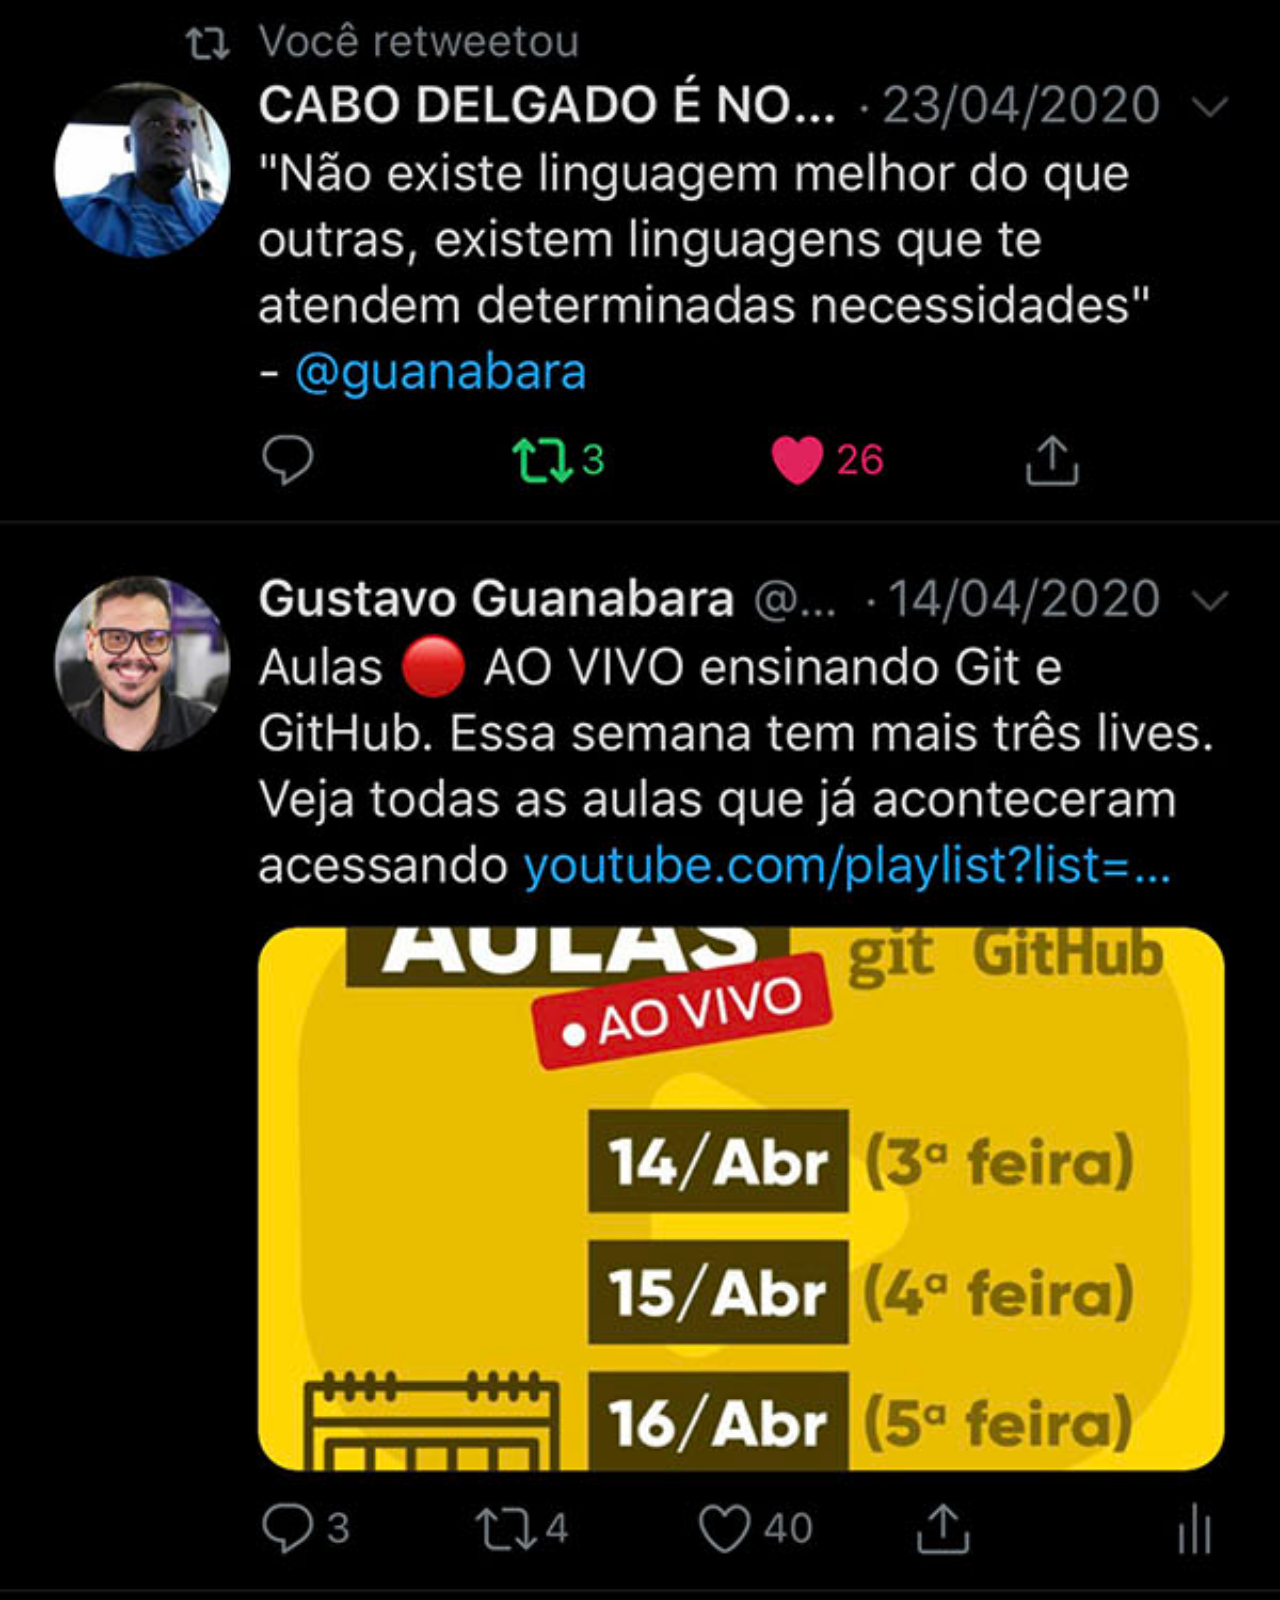
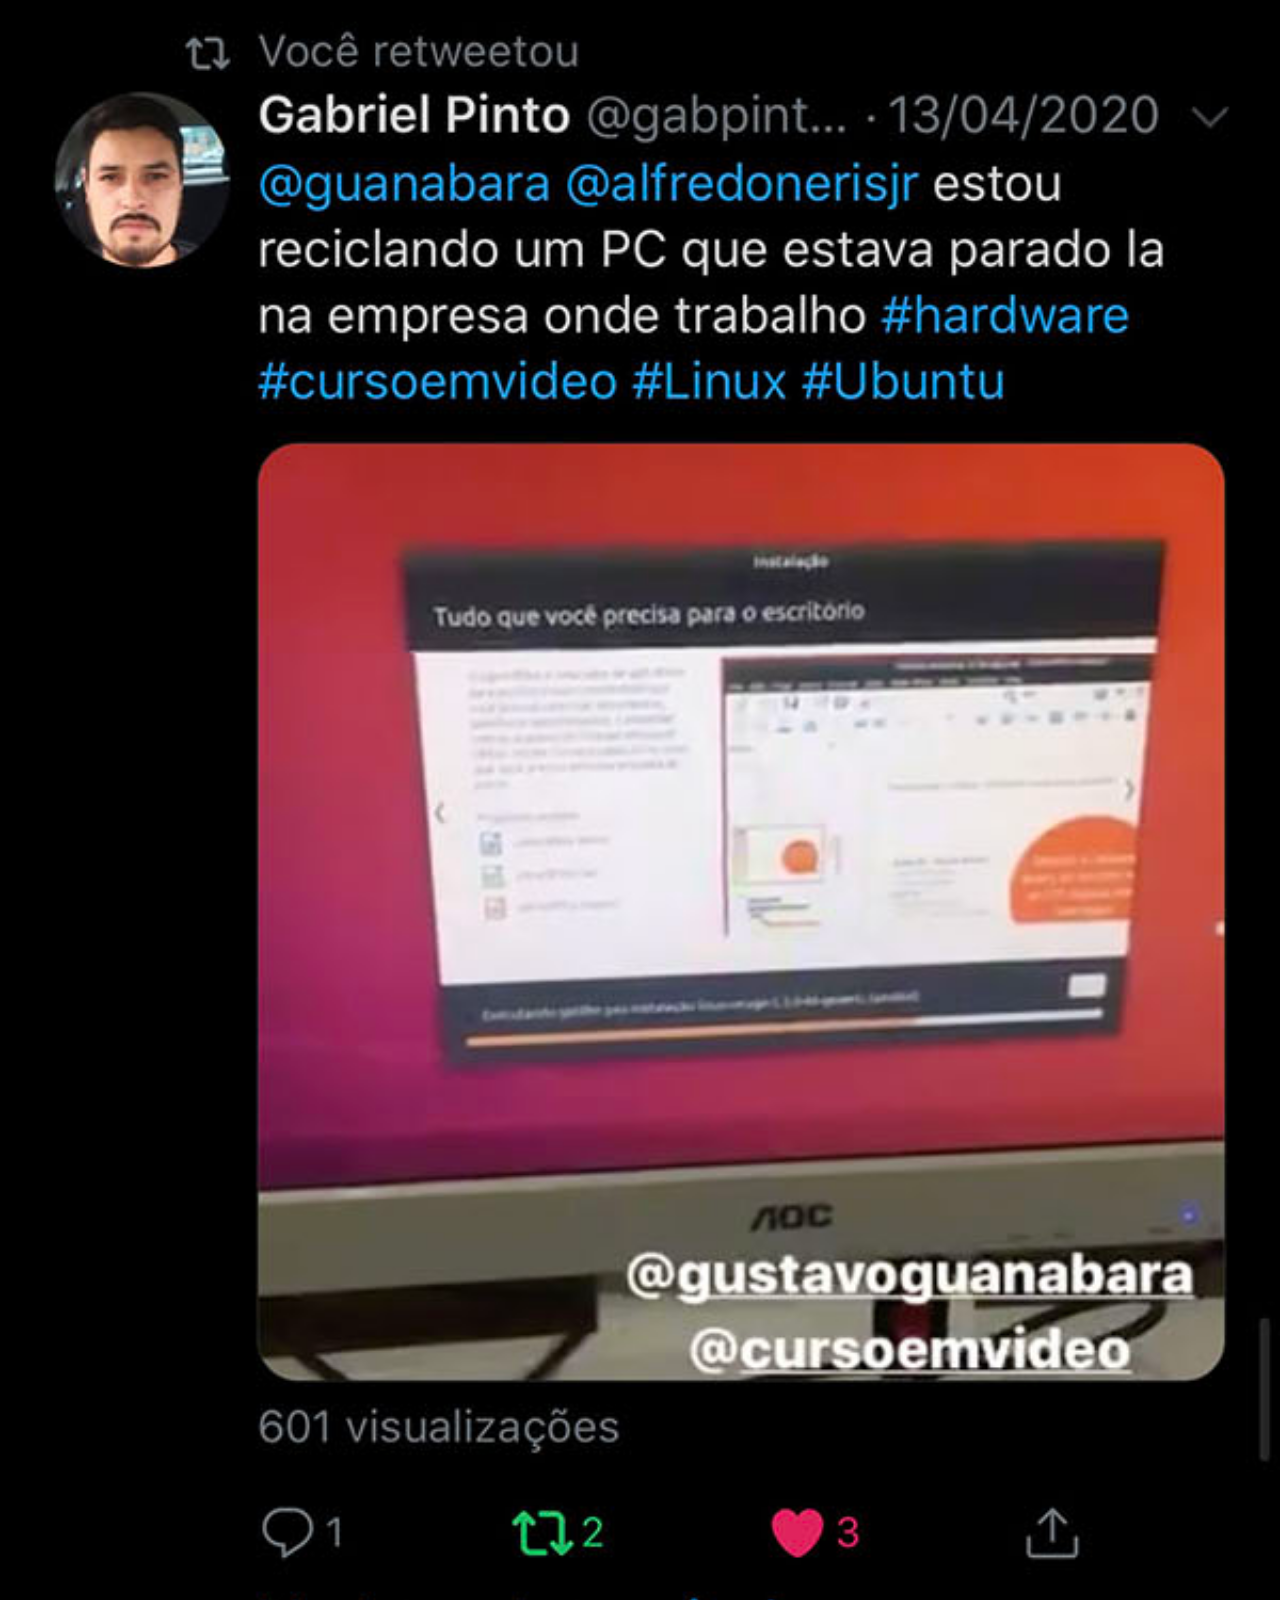
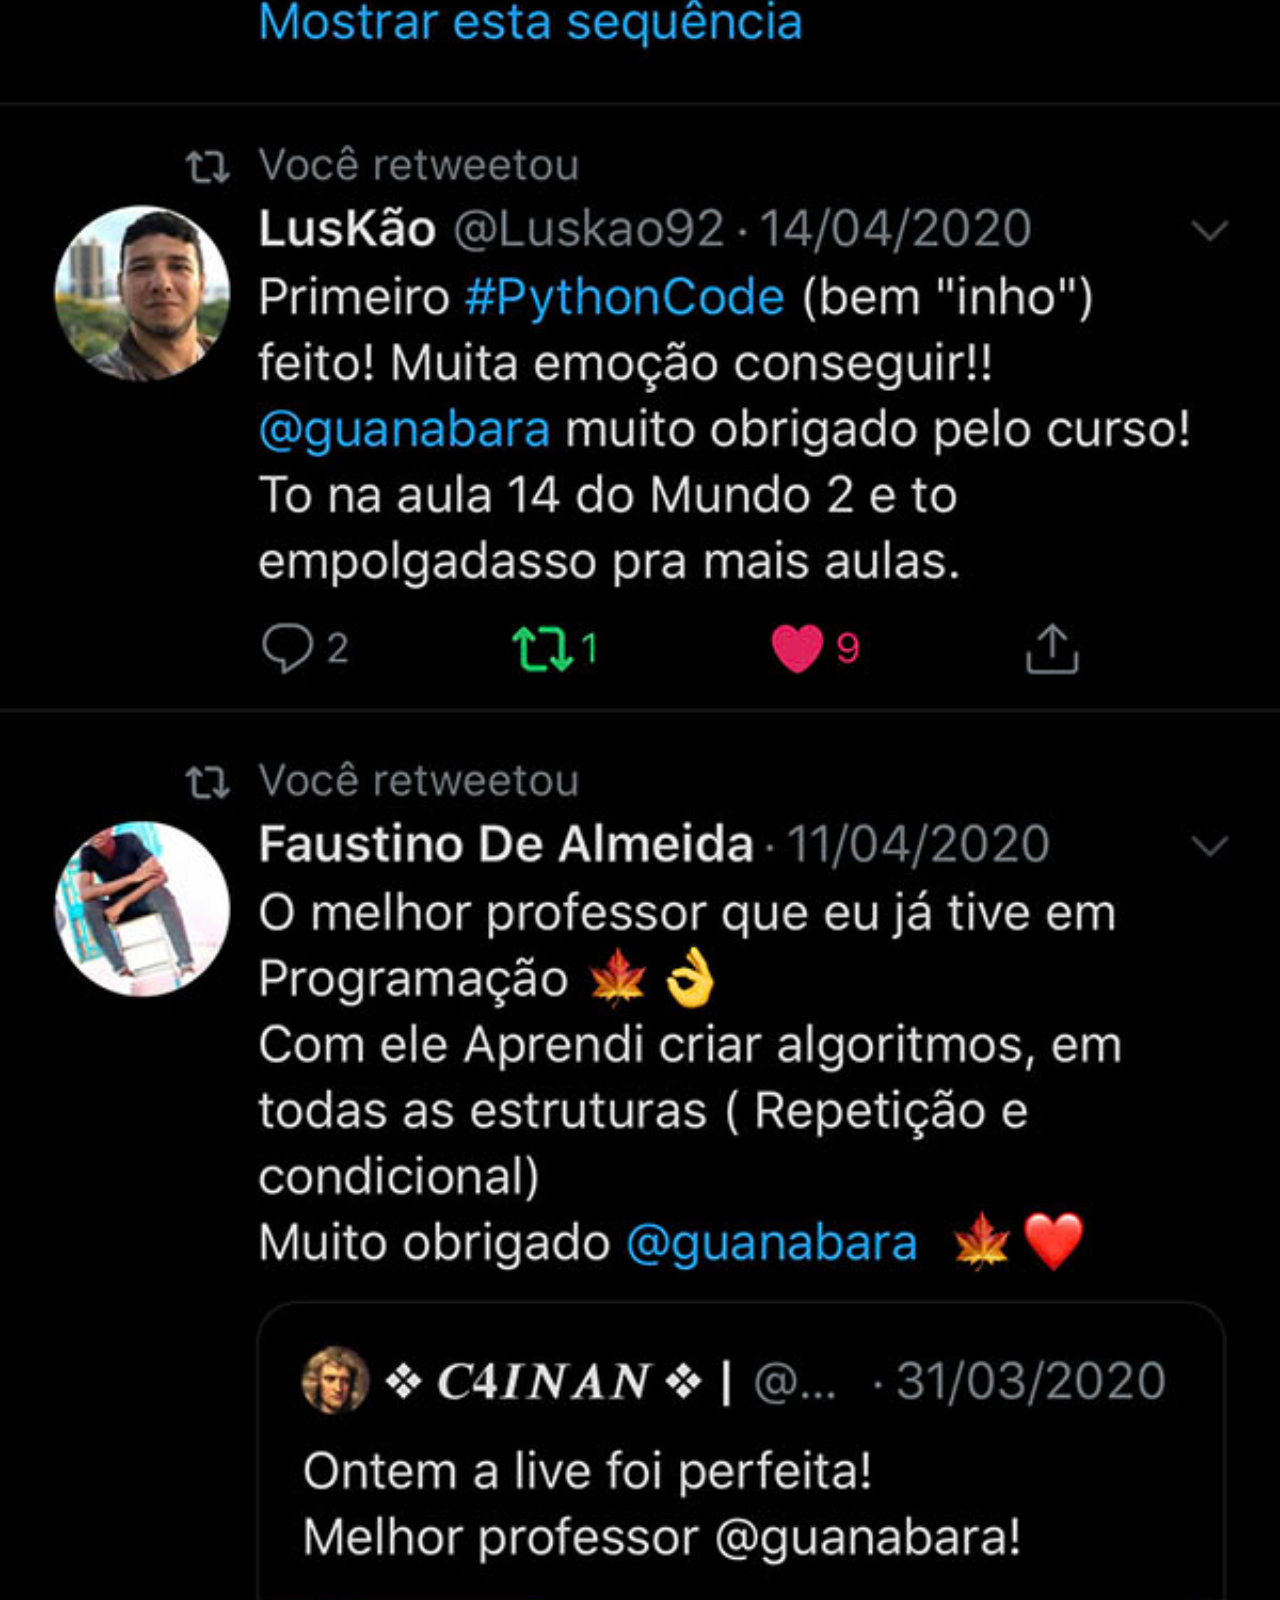
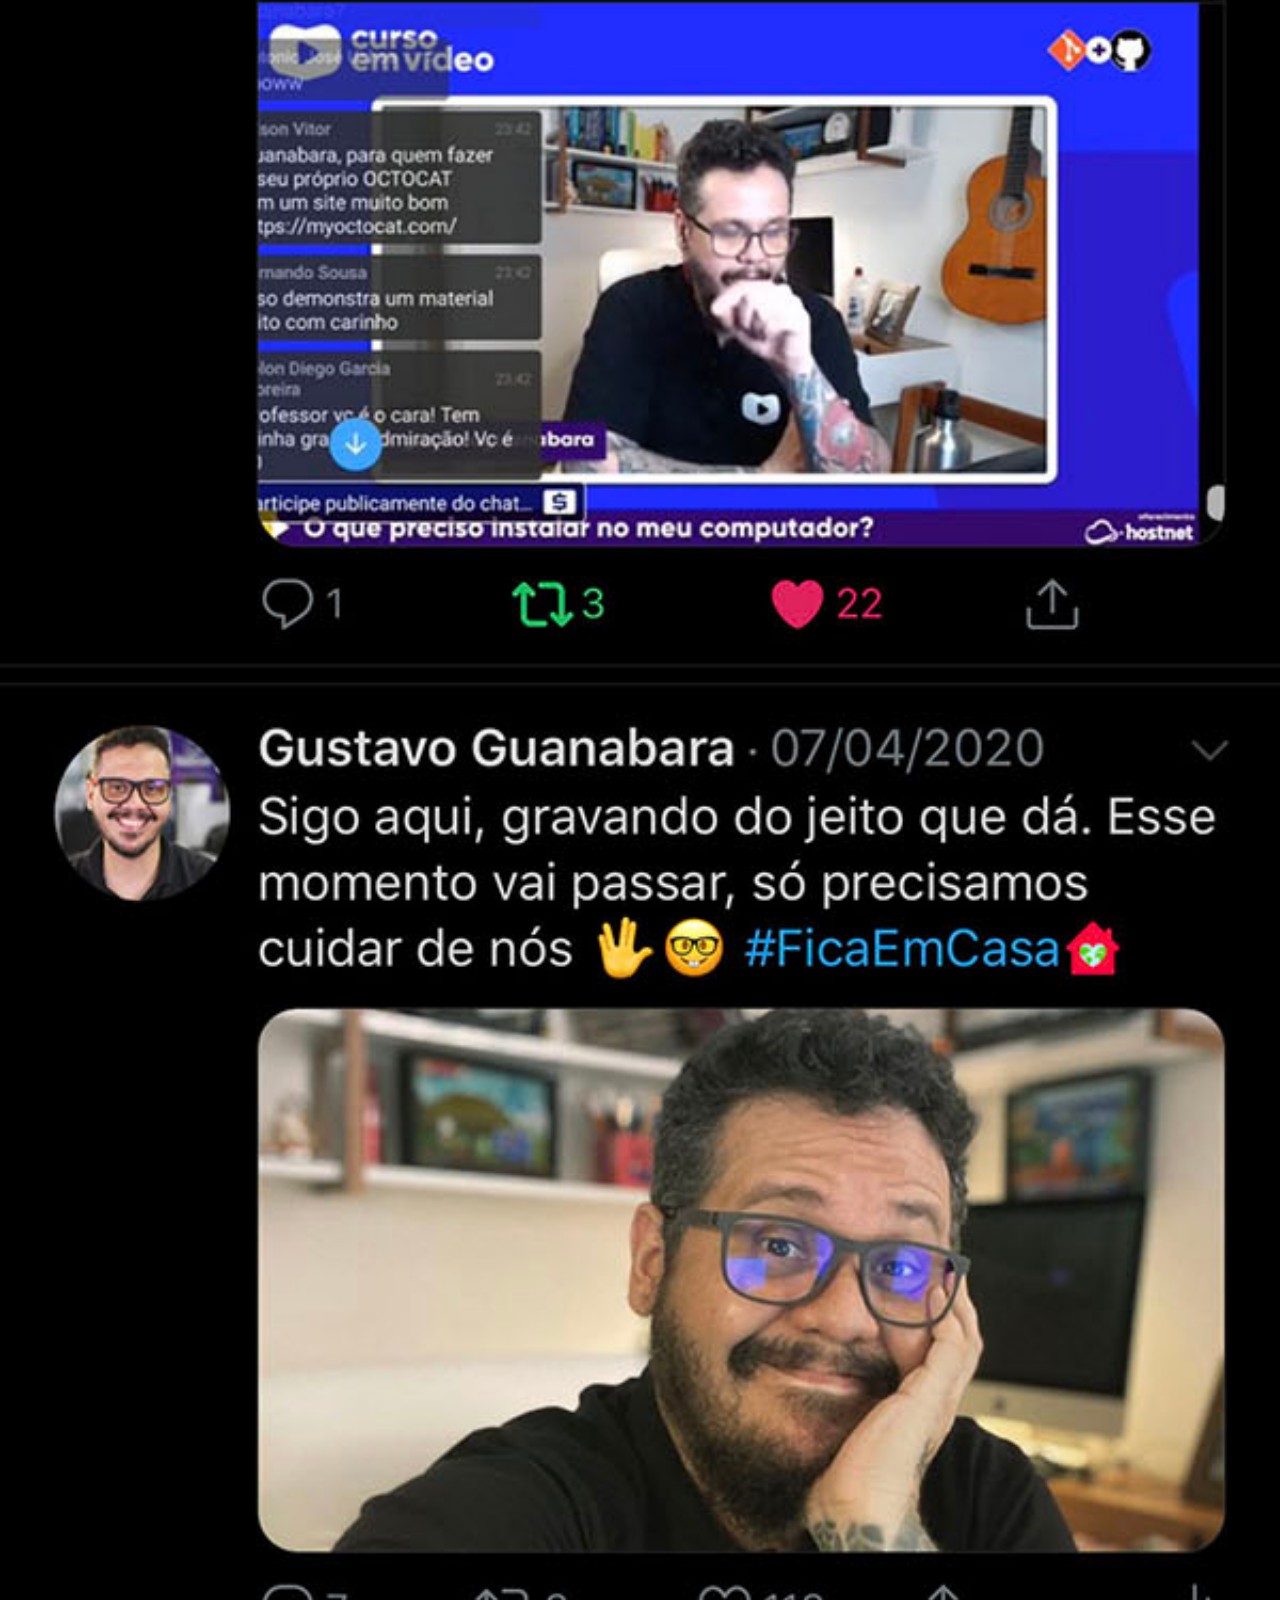
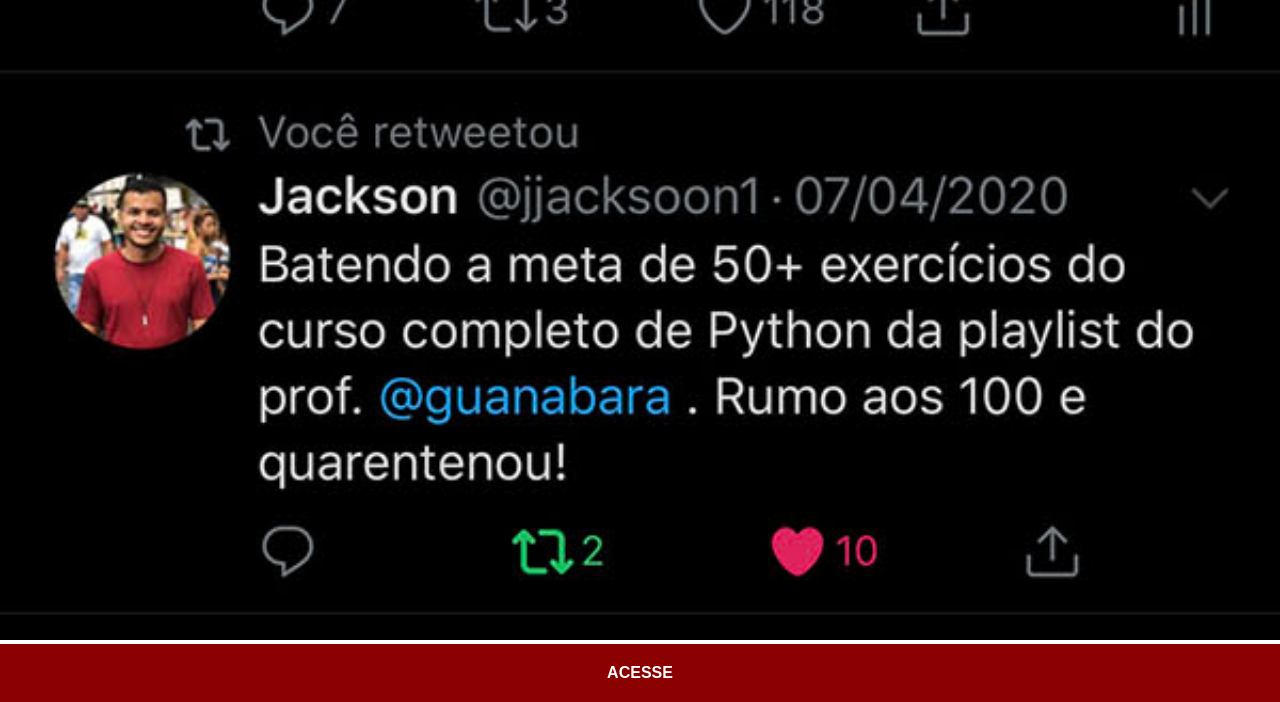
<file: paginas/twitter.html>
<!DOCTYPE html>
<html lang="pt-br">
<head>
    <meta charset="UTF-8">
    <meta name="viewport" content="width=device-width, initial-scale=1.0">
    <title>Twitter</title>
    <link rel="stylesheet" href="../estilos/social.css">
</head>
<body>
    <img src="../imagens/tela-twitter.jpg" alt="">
    <a href="https://x.com/guanabara" target="_blank">ACESSE</a>
</body>
</html>
</file>
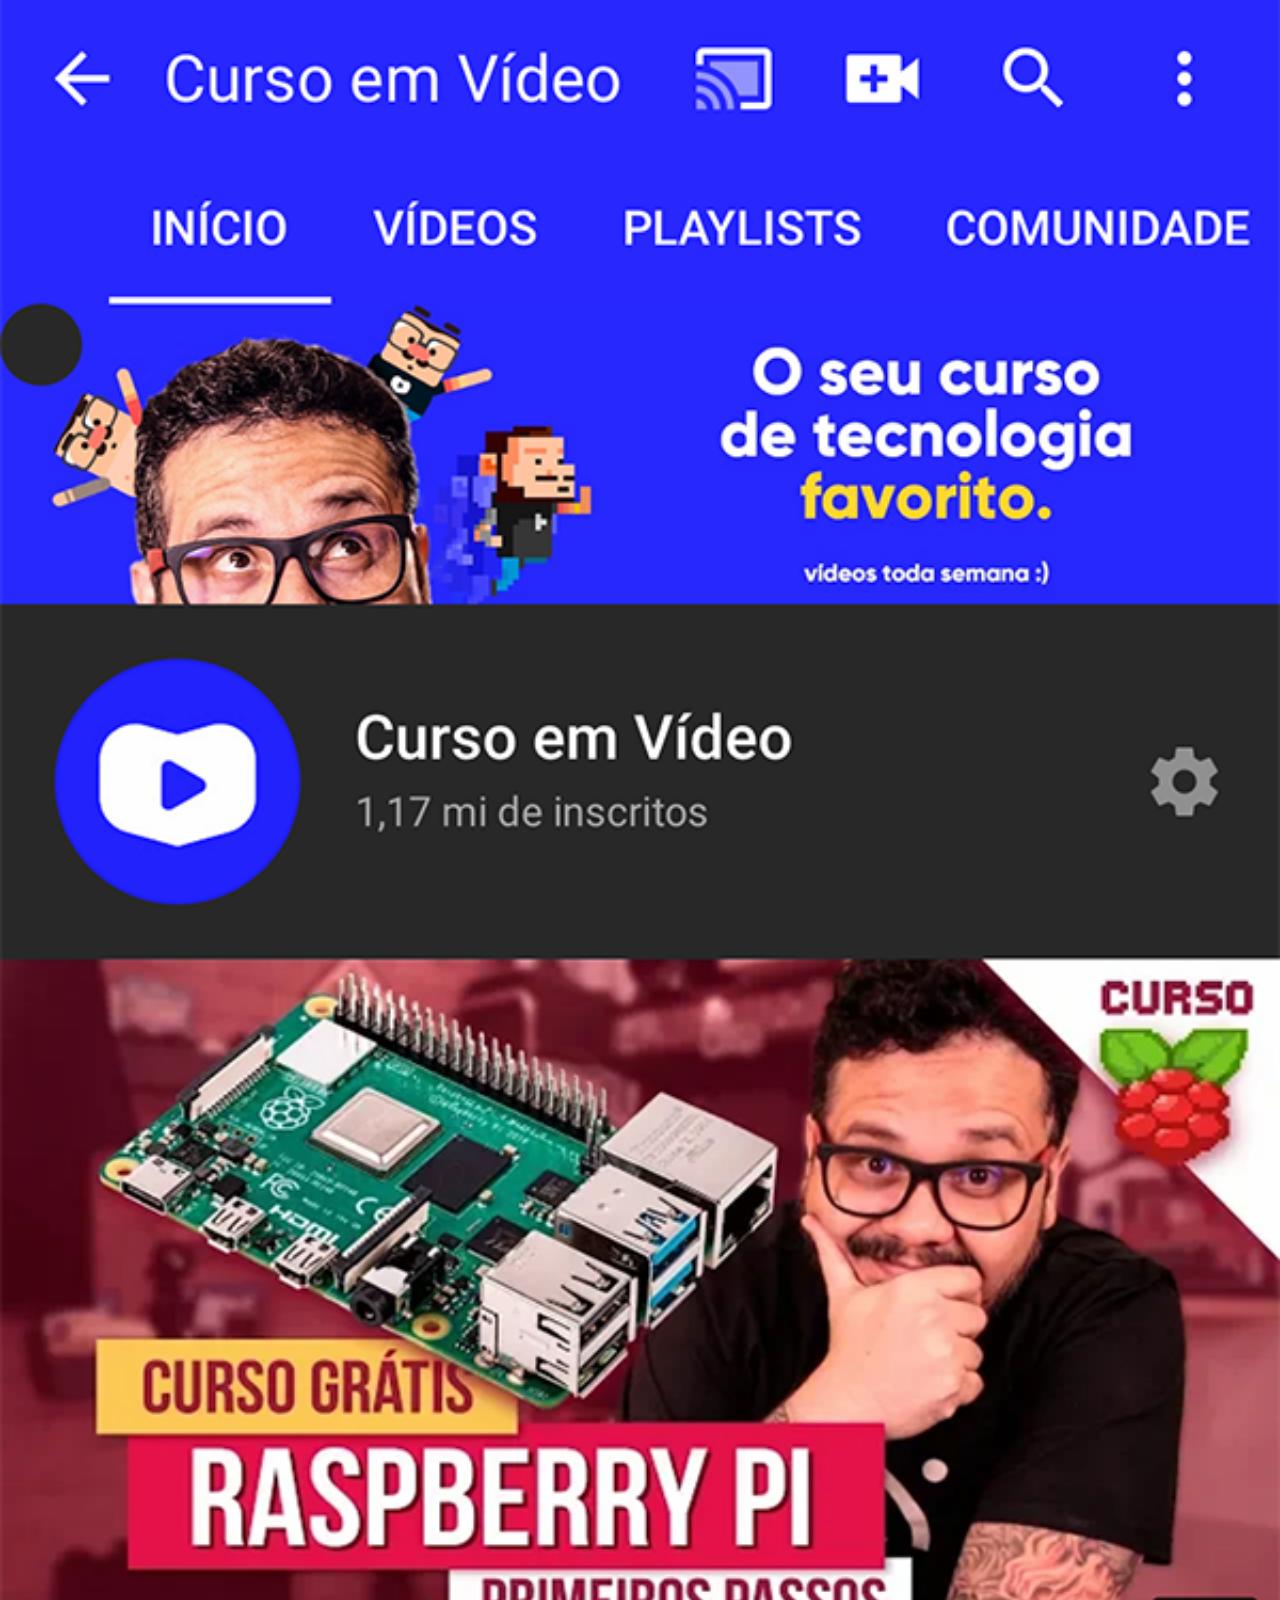
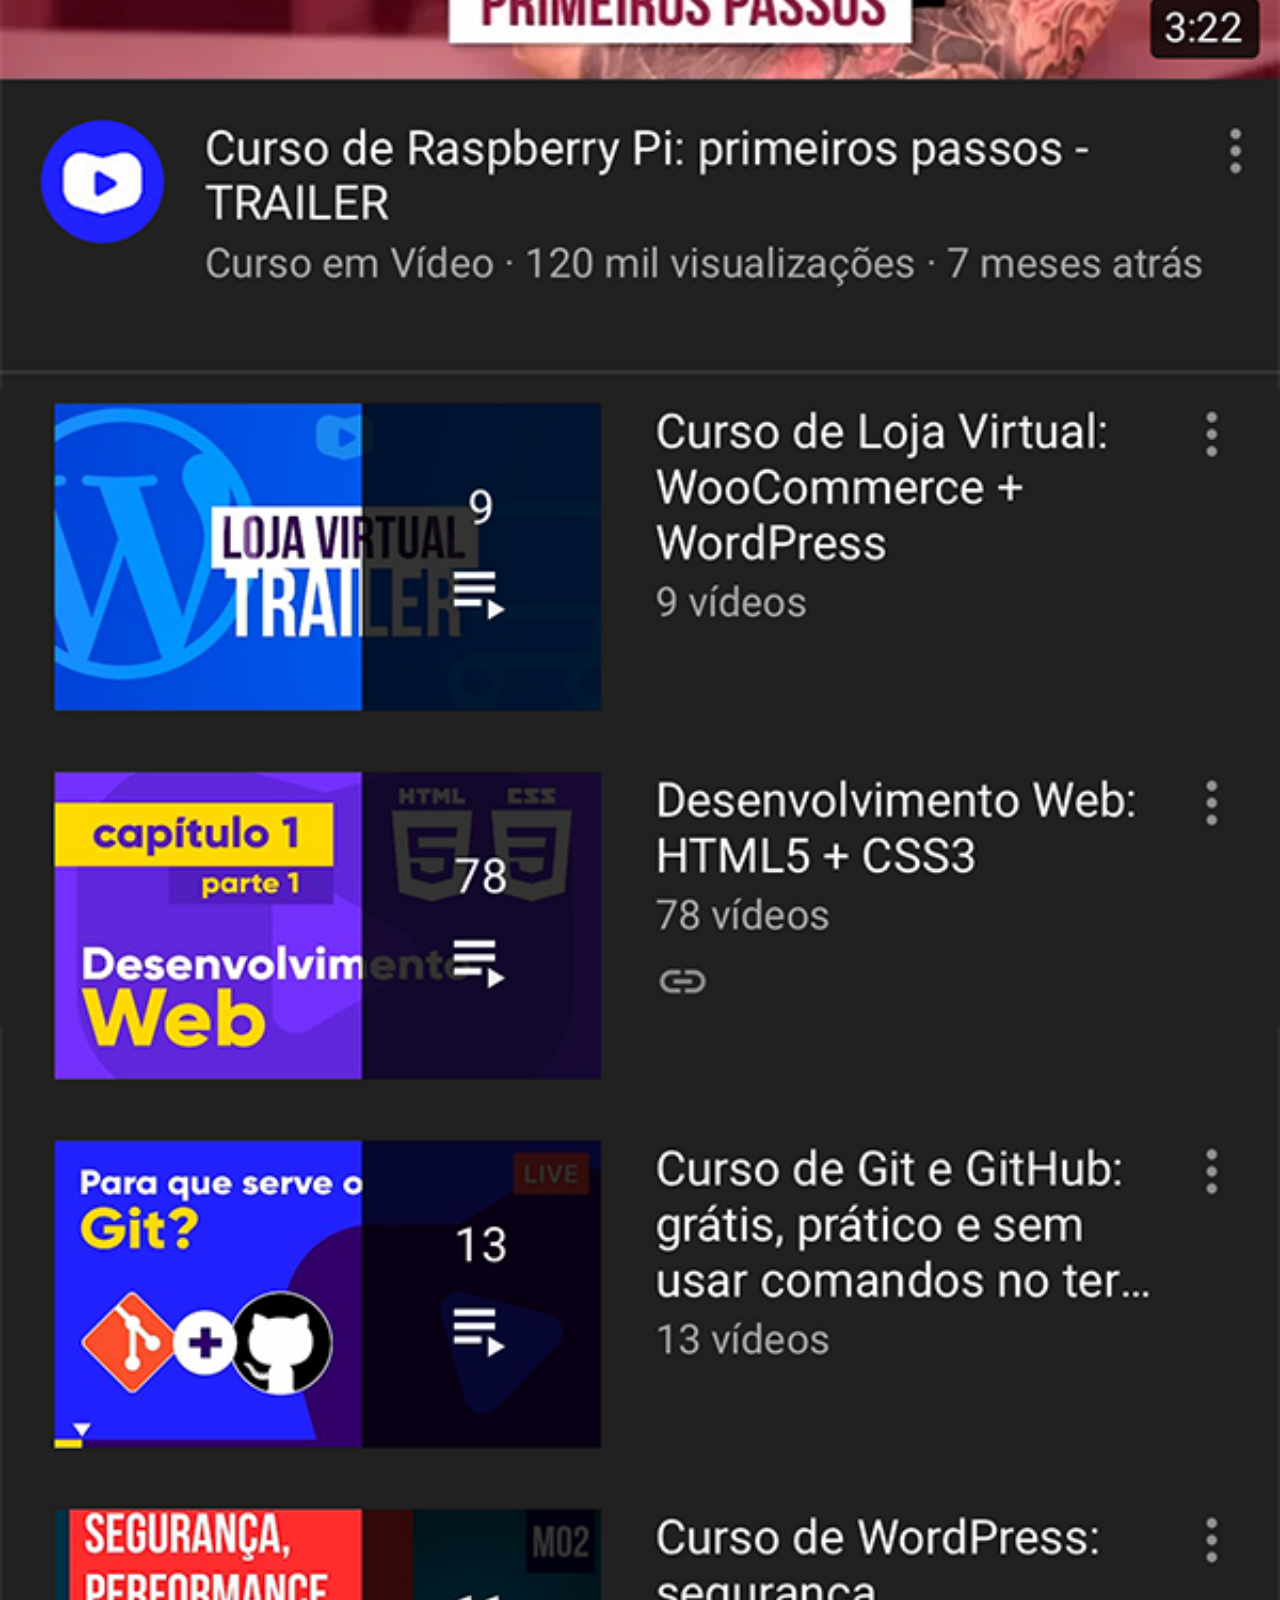
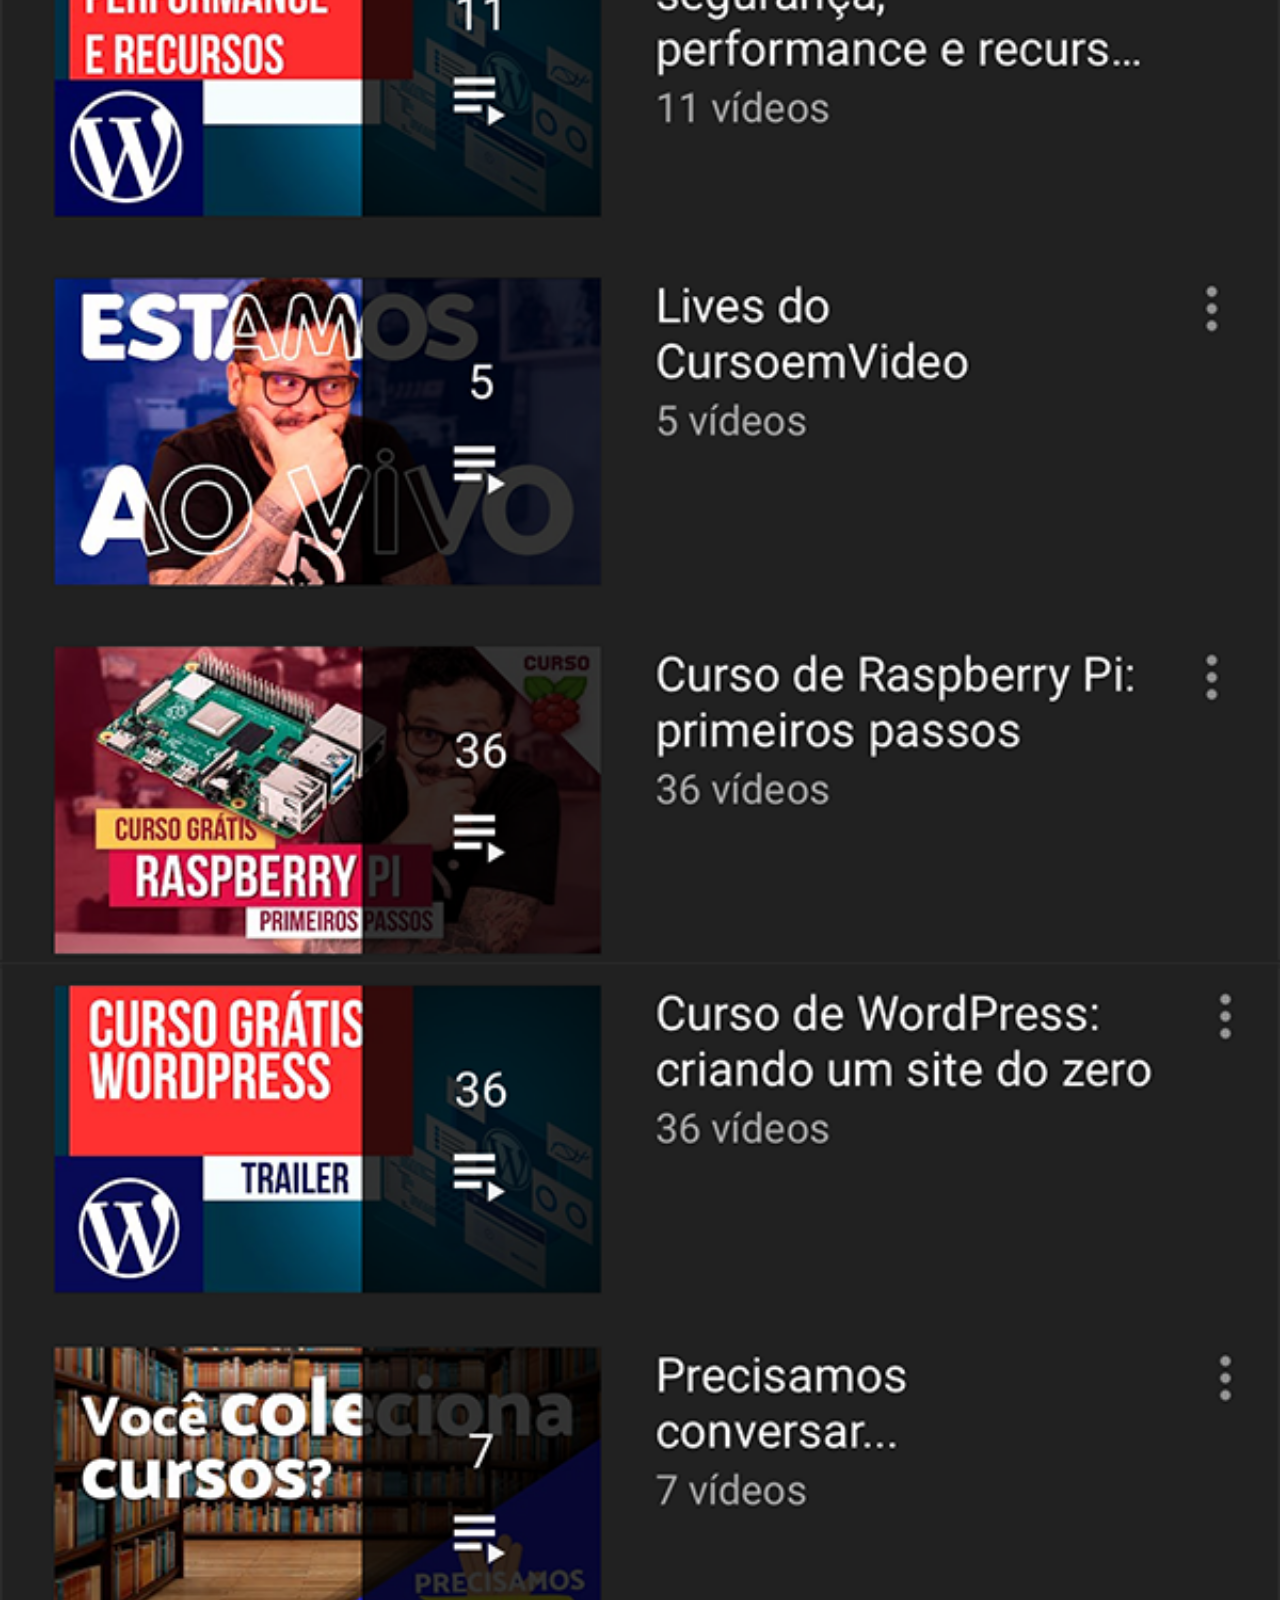
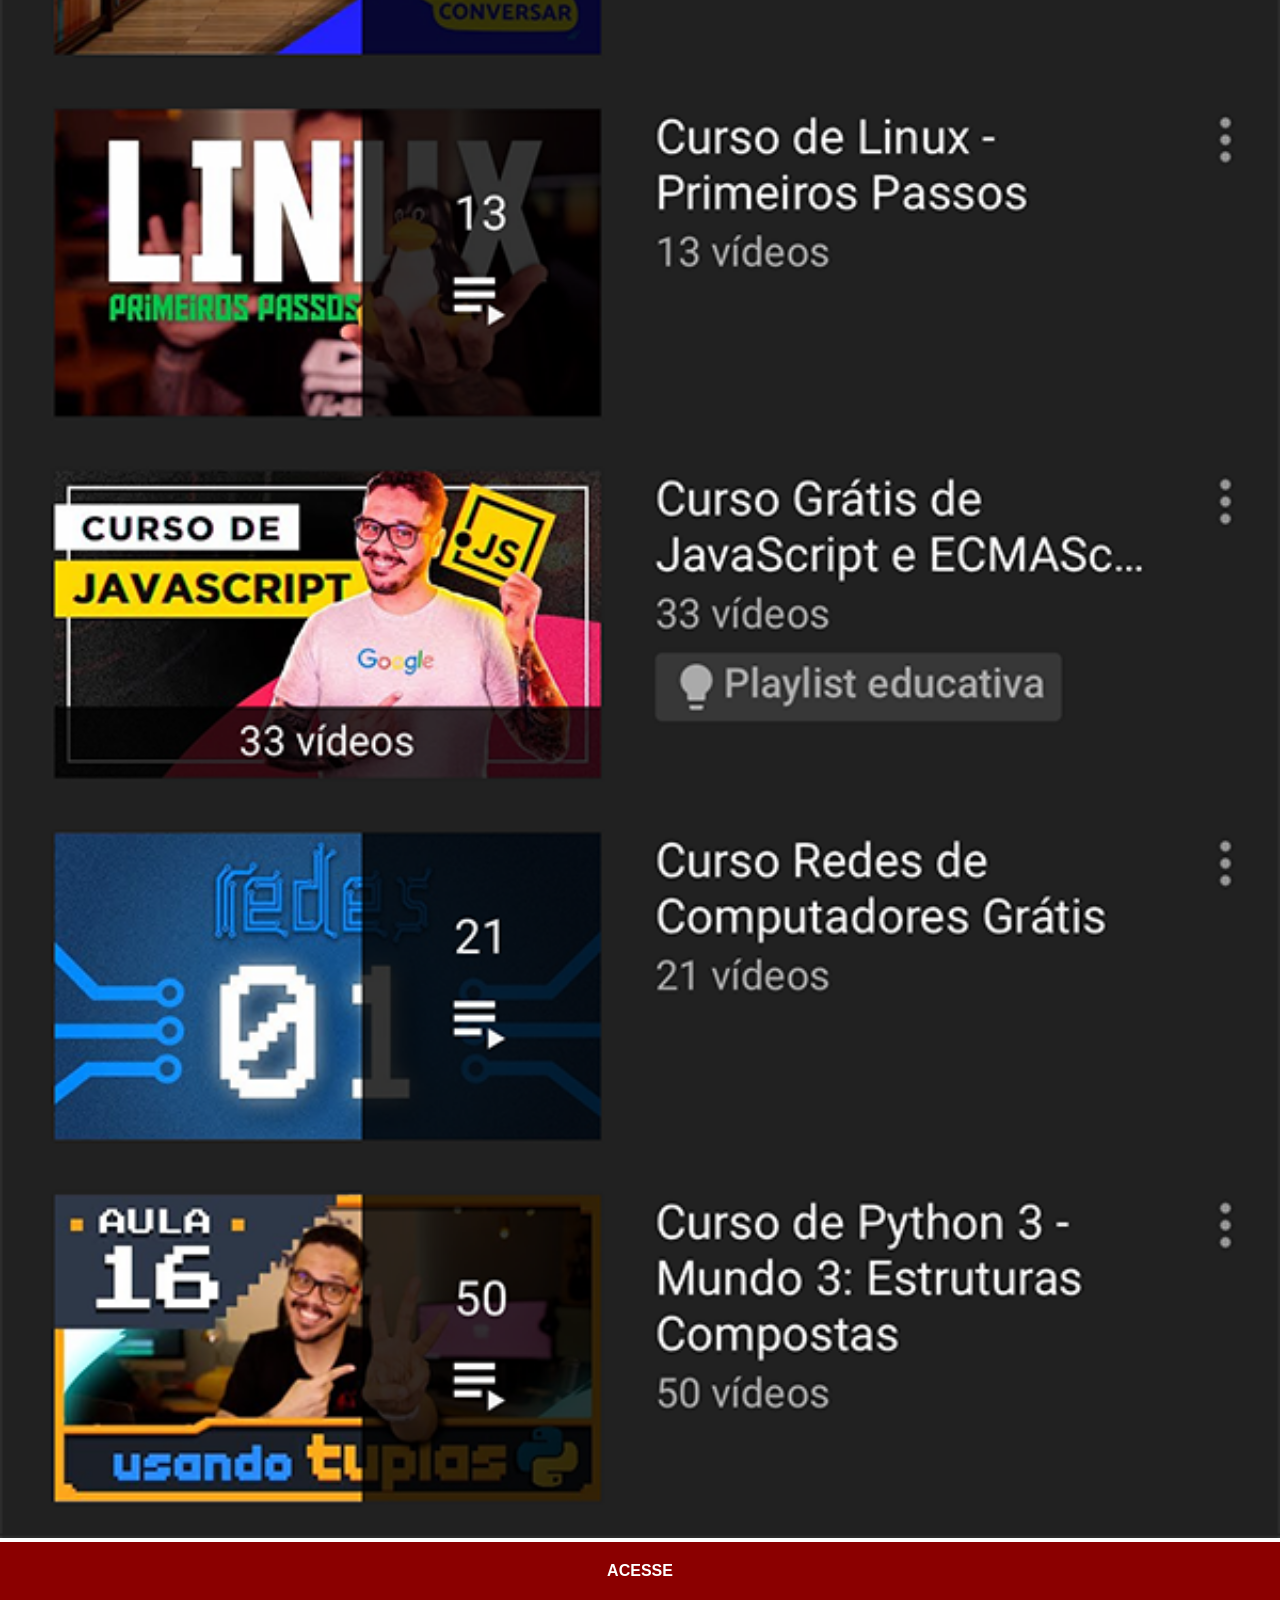
<file: paginas/youtube.html>
<!DOCTYPE html>
<html lang="pt-br">
<head>
    <meta charset="UTF-8">
    <meta name="viewport" content="width=device-width, initial-scale=1.0">
    <title>Youtube</title>
    <link rel="stylesheet" href="../estilos/social.css">
</head>
<body>
    <img src="../imagens/tela-youtube.png" alt="">
    <a href="https://www.youtube.com/cursoemvideo" target="_blank">Acesse</a>
</body>
</html>
</file>
<file: estilos/style.css>
@charset "UTF-8";

* {
    margin: 0px;
    padding: 0px;
    font-family: Arial, Helvetica, sans-serif;
}

html, body {
    height: 100vh;
    width: 100vw;
    background-color: black;
}

body {
    background-image: url(../imagens/fundo-madeira.jpg);
    background-repeat: no-repeat;
    background-size: cover;
    background-attachment: fixed;
    background-position: top center;
}

main {
    height: 100vh;
    position: relative;
}

section#telefone {
    height: 500px;
    width: 248px;

    position: absolute;
    top: 50%;
    left: 50%;
    transform: translate(-50%, -50%);

    background: url(../imagens/frame-iphone.png);
    background-repeat: no-repeat;
    background-size: contain;
}

iframe#tela {
    position: relative;
    top: 64px;
    left: 17px;
    width: 215px;
    height: 375px;
}

section#redes-sociais {
    text-align: right;
}

section#redes-sociais img {
    width: 50px;
    margin: 10px;
    border-radius: 50%;
    box-shadow: 2px 2px 5px rgba(0, 0, 0, 0.33);
    box-sizing: border-box;
    text-decoration: none;
}

section#redes-sociais img:hover {
    border: 2px solid rgba(255, 255, 255, 0.547);
    transform: translate(-3%, 3%);
    box-shadow: 5px 5px 10px rgba(0, 0, 0, 0.33);

    transition: transform 0.3s, border 0.5s;
}
</file>
<file: estilos/social.css>
* {
    padding: 0px;
    margin: 0px;
    font-family: Arial, Helvetica, sans-serif;
}

::-webkit-scrollbar {
    width: 0px;
    height: 0px;
}

img {
    width: 100vw;
}

a {
    display: block;
    background-color: darkred;
    color: white;
    padding: 20px;
    text-align: center;
    font-weight: bolder;
    text-decoration: none;
    text-transform: uppercase;
}

a:hover {
    text-decoration: underline;
    transition: text-decoration 0.5s;
}
</file>
